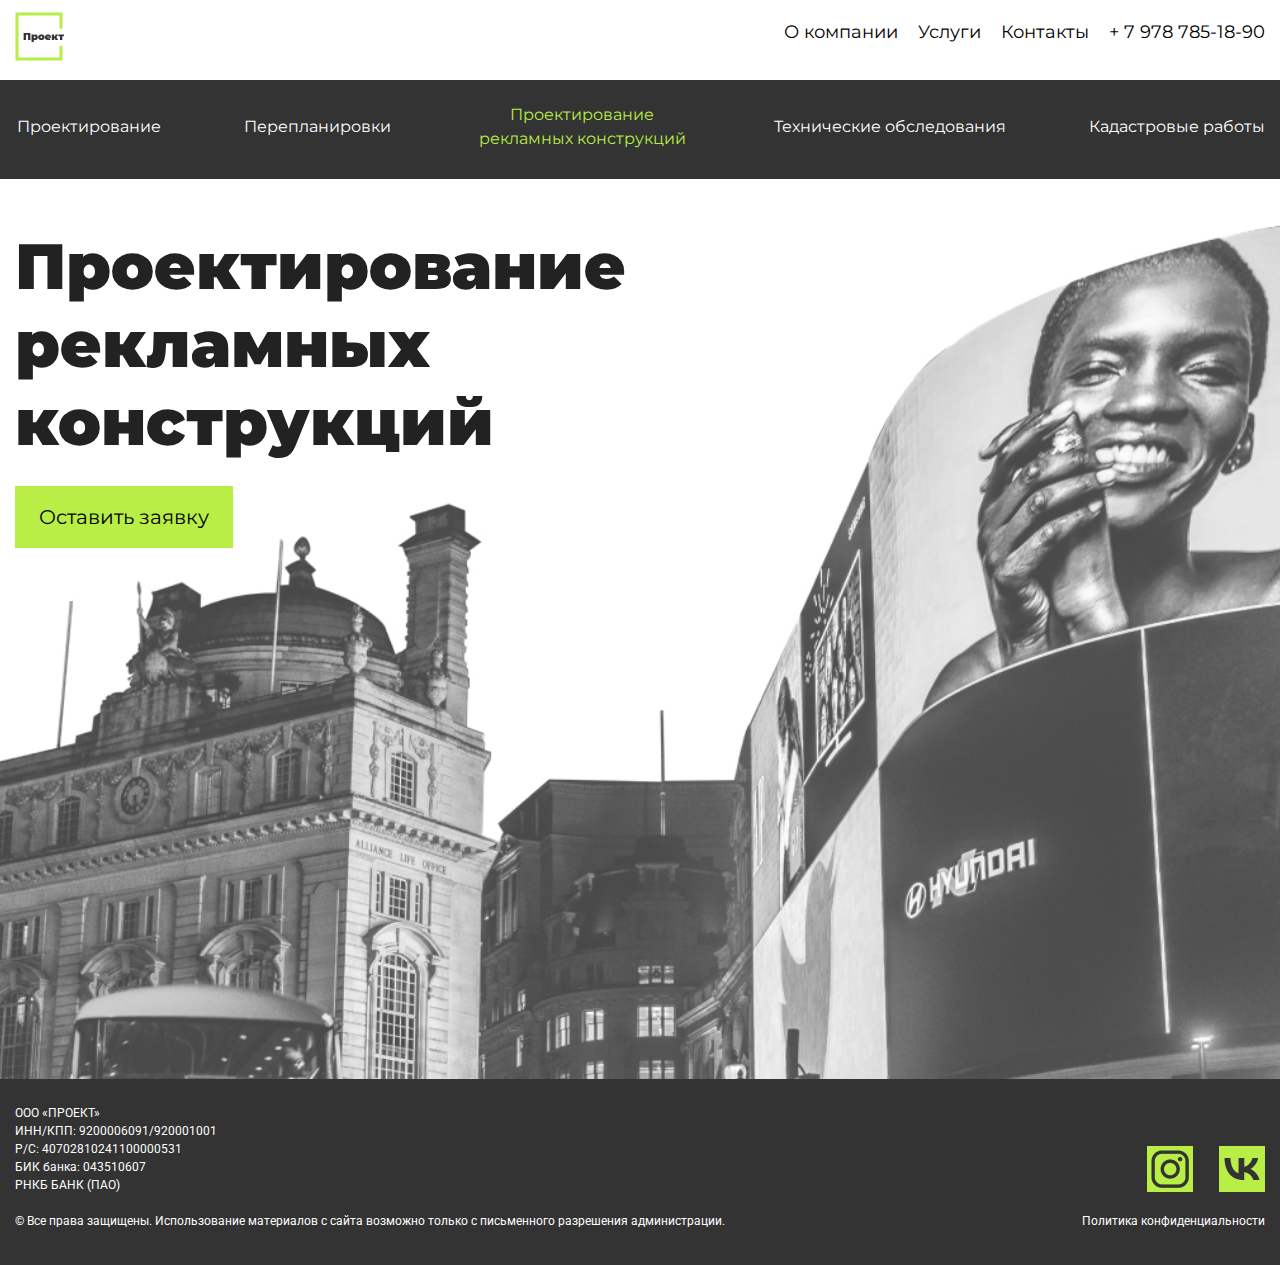
<file: billboard.html>
<!doctype html>
<html lang="en">
  <head>
    
    <!-- Required meta tags -->
    <meta charset="utf-8">
    <meta name="viewport" content="width=device-width, initial-scale=1, shrink-to-fit=no">

    <!-- Bootstrap CSS -->
    <link rel="stylesheet" href="https://maxcdn.bootstrapcdn.com/bootstrap/4.0.0/css/bootstrap.min.css" integrity="sha384-Gn5384xqQ1aoWXA+058RXPxPg6fy4IWvTNh0E263XmFcJlSAwiGgFAW/dAiS6JXm" crossorigin="anonymous">
    <!-- <link rel="stylesheet" href="css/styles.css"> -->
    <link rel="preconnect" href="https://fonts.googleapis.com">
    <link rel="preconnect" href="https://fonts.gstatic.com" crossorigin>
    <link href="https://fonts.googleapis.com/css2?family=Anton&family=Montserrat:ital,wght@0,300;0,400;0,500;0,600;0,700;0,800;0,900;1,300;1,400;1,500;1,600;1,700;1,800&family=Roboto:ital,wght@0,300;0,400;0,500;0,700;0,900;1,300;1,400;1,500;1,700;1,900&display=swap" rel="stylesheet">
    <link rel="stylesheet" type="text/css" href="./slick/slick.css">
    <link rel="stylesheet" type="text/css" href="./slick/slick-theme.css">
    <link rel="stylesheet" href="css/fancybox.css">
    <link rel="stylesheet" href="css/style.css">
    <title>Компания "Проект"</title>

  </head>

  <body>
    <div class="wrapper">

      <header class="header">
        <div class="container-fluid">
          <div class="header-body">
            <a class="header-logo" href="index.html">
              <svg width="50" height="49" viewBox="0 0 50 49" fill="none" xmlns="http://www.w3.org/2000/svg">
                <path d="M46 15.128V2H2V47H46V35.3306" stroke="#B8EE46" stroke-width="3" stroke-linecap="square"/>
                <path d="M15.39 21V28H13.07V22.83H10.94V28H8.62V21H15.39ZM20.1878 22.43C20.6678 22.43 21.1078 22.5467 21.5078 22.78C21.9145 23.0067 22.2345 23.3367 22.4678 23.77C22.7078 24.2033 22.8278 24.7033 22.8278 25.27C22.8278 25.8367 22.7078 26.3367 22.4678 26.77C22.2345 27.1967 21.9145 27.5267 21.5078 27.76C21.1078 27.9867 20.6678 28.1 20.1878 28.1C19.5811 28.1 19.1178 27.9433 18.7978 27.63V29.94H16.5378V22.53H18.6878V22.98C19.0145 22.6133 19.5145 22.43 20.1878 22.43ZM19.6478 26.34C19.9078 26.34 20.1211 26.2467 20.2878 26.06C20.4545 25.8733 20.5378 25.61 20.5378 25.27C20.5378 24.93 20.4545 24.6667 20.2878 24.48C20.1211 24.2867 19.9078 24.19 19.6478 24.19C19.3878 24.19 19.1745 24.2867 19.0078 24.48C18.8411 24.6667 18.7578 24.93 18.7578 25.27C18.7578 25.61 18.8411 25.8733 19.0078 26.06C19.1745 26.2467 19.3878 26.34 19.6478 26.34ZM26.3793 28.1C25.7726 28.1 25.226 27.98 24.7393 27.74C24.2593 27.4933 23.8826 27.1567 23.6093 26.73C23.336 26.2967 23.1993 25.8067 23.1993 25.26C23.1993 24.7133 23.336 24.2267 23.6093 23.8C23.8826 23.3667 24.2593 23.03 24.7393 22.79C25.226 22.55 25.7726 22.43 26.3793 22.43C26.9926 22.43 27.5393 22.55 28.0193 22.79C28.506 23.03 28.8826 23.3667 29.1493 23.8C29.4226 24.2267 29.5593 24.7133 29.5593 25.26C29.5593 25.8067 29.4226 26.2967 29.1493 26.73C28.8826 27.1567 28.506 27.4933 28.0193 27.74C27.5393 27.98 26.9926 28.1 26.3793 28.1ZM26.3793 26.34C26.6393 26.34 26.8526 26.2467 27.0193 26.06C27.186 25.8667 27.2693 25.6 27.2693 25.26C27.2693 24.92 27.186 24.6567 27.0193 24.47C26.8526 24.2833 26.6393 24.19 26.3793 24.19C26.1193 24.19 25.906 24.2833 25.7393 24.47C25.5726 24.6567 25.4893 24.92 25.4893 25.26C25.4893 25.6 25.5726 25.8667 25.7393 26.06C25.906 26.2467 26.1193 26.34 26.3793 26.34ZM36.0085 25.26C36.0085 25.2933 35.9985 25.47 35.9785 25.79H32.1785C32.2585 25.9967 32.3918 26.1567 32.5785 26.27C32.7652 26.3767 32.9985 26.43 33.2785 26.43C33.5185 26.43 33.7185 26.4 33.8785 26.34C34.0452 26.28 34.2252 26.1767 34.4185 26.03L35.5985 27.22C35.0652 27.8067 34.2685 28.1 33.2085 28.1C32.5485 28.1 31.9685 27.98 31.4685 27.74C30.9685 27.4933 30.5818 27.1533 30.3085 26.72C30.0352 26.2867 29.8985 25.8 29.8985 25.26C29.8985 24.7133 30.0318 24.2267 30.2985 23.8C30.5718 23.3667 30.9418 23.03 31.4085 22.79C31.8818 22.55 32.4118 22.43 32.9985 22.43C33.5518 22.43 34.0552 22.54 34.5085 22.76C34.9685 22.98 35.3318 23.3033 35.5985 23.73C35.8718 24.1567 36.0085 24.6667 36.0085 25.26ZM33.0185 23.97C32.7852 23.97 32.5918 24.0333 32.4385 24.16C32.2852 24.2867 32.1852 24.4667 32.1385 24.7H33.8985C33.8518 24.4733 33.7518 24.2967 33.5985 24.17C33.4452 24.0367 33.2518 23.97 33.0185 23.97ZM39.511 26.18H39.081V28H36.821V22.53H39.081V24.45H39.571L40.771 22.53H43.151L41.391 25.15L43.261 28H40.601L39.511 26.18ZM48.9444 24.29H47.2744V28H45.0244V24.29H43.3544V22.53H48.9444V24.29Z" fill="#333333"/>
              </svg>
            </a>
            <div class="header-burger">
              <span></span>
            </div>
            <nav class="header-menu">
              <ul class="header-list">
                <li><a href="" class="header-link">О компании</a></li>
                <li><a href="" class="header-link">Услуги</a></li>
                <li><a href="" class="header-link">Контакты</a></li>
                <li><a href="" class="header-link">+ 7 978 785-18-90</a></li>
              </ul>
            </nav>
          </div>
        </div> 
        <nav class="nav2">
          <div class="close_mob_menu">

            <svg width="16" height="16" viewBox="0 0 16 16" fill="none" xmlns="http://www.w3.org/2000/svg">
              <line x1="0.646447" y1="14.9306" x2="14.7886" y2="0.788491" stroke="#B8EE46"/>
              <line x1="1.35355" y1="0.646447" x2="15.4957" y2="14.7886" stroke="#B8EE46"/>
            </svg>

          </div>
          <div class="mob_menu_logo hidden-md hidden-lg hidden-xl">
            <a href="#">
              <img src="img/Group3.svg" alt="">
            </a>
          </div>
            <div class="container-fluid pl-15 pr-0">
              <div class="row">
                <ul class="nav justify-content-between col pr-0">
                  <li class="nav-item">
                    <a class="nav-link" href="engineering.html">Проектирование</a>
                  </li>
                  <li class="nav-item">
                    <a class="nav-link" href="redevelopment.html">Перепланировки</a>
                  </li>
                  <li class="nav-item vendo-cnstrctns">
                    <a class="nav-link  nav-link-active" href="#">Проектирование рекламных конструкций</a>
                  </li>
                  <li class="nav-item">
                    <a class="nav-link" href="#">Технические обследования</a>
                  </li>
                  <li class="nav-item">
                    <a class="nav-link" href="#">Кадастровые работы</a>
                  </li>
                </ul>
              </div>
            </div>
        </nav>
      </header>

      <main>

        <section class="advertising-structures-top-sctn">
          <div class="container-fluid">
            <div class="row">
              <div class="col-12">
                <div class="billboard-main-info">
                  <h1>Проектирование рекламных конструкций</h1>
                  <a href="#!">Оставить заявку</a>
                </div>
              </div>
            </div>
          </div>
        </section>
        
      </main>
      <footer>
        <div class="container-fluid">
          <div class="row">
            <div class="footer col">
              <div class="footer-info">
                <ul>
                  <li>ООО «ПРОЕКТ»</li>
                  <li>ИНН/КПП: 9200006091/920001001</li>
                  <li>Р/С: 40702810241100000531</li>
                  <li>БИК банка: 043510607</li>
                  <li>РНКБ БАНК (ПАО)</li>
                </ul>
                <p class="rights-reserved">
                  <a href="#">&#169; Все права защищены. Использование материалов с сайта
                  возможно только с письменного разрешения администрации.</a>
                </p>
                <p class="mob-ftr-phone"><a href="tel:+79787851890">+7 978 785-18-90</a></p>
              </div>

              <div class="privacy-vs-soc-icons">
                <div class="footer-soc-icons">
                  <div class="ftr-icon-inst">
                    <a href="#"><img src="img/icon-ftr-inst.png" width="46" height="46" alt=""></a>
                  </div>
                  <div class="ftr-icon-vk">
                    <a href="#"><img src="img/icon-ftr-vk.png" width="46" height="46" alt=""></a>
                  </div>
                </div>
                <p><a href="#">Политика конфиденциальности</a></p>
              </div>
            </div>
          </div>
        </div>

      </footer>
      <div class="pop_up">
          <p>Заполните форму ниже и мы сможем детально Вас проконсультировать</p>
          <form action="" method="post">
            <label for="complited">Перепланировка</label>
            <div class="new-select-style">
              <select id="complited">
                <option>Уже сделана</option>
                <option>Еще не сделана</option>
              </select>
            </div>
            <label for="">Тип помещения</label>
            <div class="new-select-style">
              <select>
                <option>Жилое</option>
                <option>123</option>
              </select>
            </div>
            <label for="">Площадь квартиры</label>
            <div class="new-select-style">
              <select>
                <option>Менее 70 м2</option>
                <option>123</option>
              </select>
            </div>
            <label for="">Несущие стены</label>
            <div class="new-select-style">
              <select>
                <option>Затронуты</option>
                <option>123</option>
              </select>
            </div>
            <label for="">Телефон</label>
            <input type="text" name="phone" placeholder="Ваш телефон">
            <button>Оставить заявку</button>
          </form>
          <a href="armaf_catalog.pdf" download class="down_file"></a>
          <span class="close_pop">x</span>
        </div>
        <div class="black_wrapper"></div>
      </div>


    <!-- Optional JavaScript -->
    <!-- jQuery first, then Popper.js, then Bootstrap JS -->
    <!-- <script src="https://code.jquery.com/jquery-3.2.1.slim.min.js" integrity="sha384-KJ3o2DKtIkvYIK3UENzmM7KCkRr/rE9/Qpg6aAZGJwFDMVNA/GpGFF93hXpG5KkN" crossorigin="anonymous"></script> -->
    <script src="js/fancybox.umd.js"></script>
    <script src="js/jquery-2.2.0.min.js" type="text/javascript"></script>
    <script src="https://cdnjs.cloudflare.com/ajax/libs/popper.js/1.12.9/umd/popper.min.js" integrity="sha384-ApNbgh9B+Y1QKtv3Rn7W3mgPxhU9K/ScQsAP7hUibX39j7fakFPskvXusvfa0b4Q" crossorigin="anonymous"></script>
    <script src="https://maxcdn.bootstrapcdn.com/bootstrap/4.0.0/js/bootstrap.min.js" integrity="sha384-JZR6Spejh4U02d8jOt6vLEHfe/JQGiRRSQQxSfFWpi1MquVdAyjUar5+76PVCmYl" crossorigin="anonymous"></script>

    <script src="js/menu-script.js"></script>
    <script src="./slick/slick.js" type="text/javascript" charset="utf-8"></script>
    <script type="text/javascript">
      $(document).on('ready', function() {


        $(".slider-docs").slick({
          dots: true,
          infinite: true,
          slidesToShow: 3,
          slidesToScroll: 1,
          centerPadding: '120px',
          responsive: [
            {
              breakpoint: 1200,
              settings: {
                slidesToShow: 3,
                slidesToScroll: 3,
                infinite: true,
                dots: true
              }
            },
            {
              breakpoint: 1199,
              settings: {
                slidesToShow: 2,
                slidesToScroll: 2
              }
            },
            {
              breakpoint: 768,
              settings: {
                slidesToShow: 1,
                slidesToScroll: 1
              }
            }
          ]
        }); 
        
        $(".customer-reviews .slider").slick({
          dots: true,
          infinite: true,
          slidesToShow: 2,
          slidesToScroll: 1,
          centerPadding: '120px',
          responsive: [
            {
              breakpoint: 1200,
              settings: {
                slidesToShow: 2,
                slidesToScroll: 2,
                infinite: true,
                dots: true
              }
            },
            {
              breakpoint: 1199,
              settings: {
                slidesToShow: 2,
                slidesToScroll: 2
              }
            },
            {
              breakpoint: 768,
              settings: {
                slidesToShow: 1,
                slidesToScroll: 1
              }
            }
          ]
        }); 

        $('.completed-projects-mob_wrapper').slick({
            dots: true,
            infinite: true,
            slidesToShow: 3,
            slidesToScroll: 1,
            centerPadding: '120px',
            // autoplay: true,
            autoplaySpeed: 2000,
            responsive: [
              {
                breakpoint: 1200,
                settings: {
                  slidesToShow: 3,
                  slidesToScroll: 3,
                  infinite: true,
                  dots: true
                }
              },
              {
                breakpoint: 1199,
                settings: {
                  slidesToShow: 2,
                  slidesToScroll: 2
                }
              },
              {
                breakpoint: 768,
                settings: {
                  slidesToShow: 1,
                  slidesToScroll: 1
                }
              }
            ]
        });

        $('.planning-stages-mob_wrapper').slick({
            dots: true,
            infinite: true,
            slidesToShow: 3,
            slidesToScroll: 1,
            centerPadding: '120px',
            // autoplay: true,
            autoplaySpeed: 2000,
            responsive: [
              {
                breakpoint: 1200,
                settings: {
                  slidesToShow: 3,
                  slidesToScroll: 3,
                  infinite: true,
                  dots: true
                }
              },
              {
                breakpoint: 1199,
                settings: {
                  slidesToShow: 2,
                  slidesToScroll: 2
                }
              },
              {
                breakpoint: 768,
                settings: {
                  slidesToShow: 1,
                  slidesToScroll: 1
                }
              }
            ]
          });
           
        
      });
    </script>

    <script>
      $(document).ready(function($) {
        $(".open_pop").click(function() {
          $(".pop_up").fadeIn()
          $(".black_wrapper").fadeIn();
        });
        $(".black_wrapper, .close_pop").click(function() {
          $(".pop_up").fadeOut();
          $(".black_wrapper").fadeOut();
        });
  
        $("form").submit(function() {
          $.ajax({
            type: "POST",
            url: "send.php",
            data: $("form").serialize()
          }).done(function() {
            $(".thx_box").slideToggle();
            $(".down_file")[0].click();
          });
          return false;
        });
      
        });
      </script>
  </body>
</html>
</file>
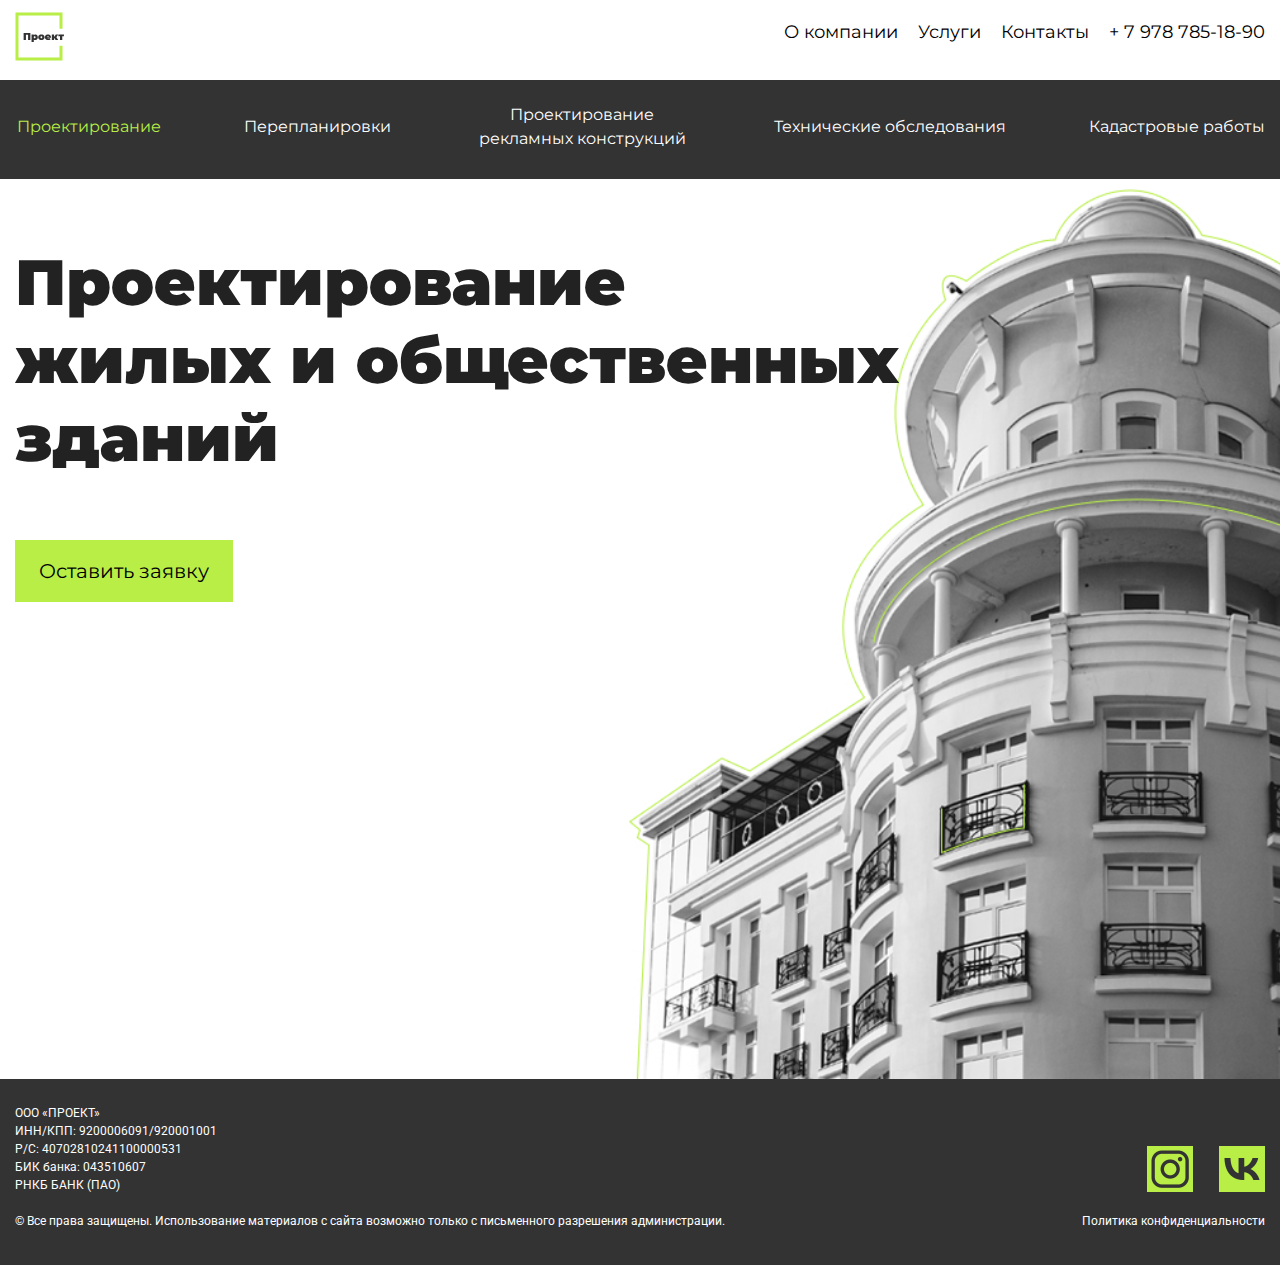
<file: engineering.html>
<!doctype html>
<html lang="en">
  <head>
    
    <!-- Required meta tags -->
    <meta charset="utf-8">
    <meta name="viewport" content="width=device-width, initial-scale=1, shrink-to-fit=no">

    <!-- Bootstrap CSS -->
    <link rel="stylesheet" href="https://maxcdn.bootstrapcdn.com/bootstrap/4.0.0/css/bootstrap.min.css" integrity="sha384-Gn5384xqQ1aoWXA+058RXPxPg6fy4IWvTNh0E263XmFcJlSAwiGgFAW/dAiS6JXm" crossorigin="anonymous">
    <!-- <link rel="stylesheet" href="css/styles.css"> -->
    <link rel="preconnect" href="https://fonts.googleapis.com">
    <link rel="preconnect" href="https://fonts.gstatic.com" crossorigin>
    <link href="https://fonts.googleapis.com/css2?family=Anton&family=Montserrat:ital,wght@0,300;0,400;0,500;0,600;0,700;0,800;0,900;1,300;1,400;1,500;1,600;1,700;1,800&family=Roboto:ital,wght@0,300;0,400;0,500;0,700;0,900;1,300;1,400;1,500;1,700;1,900&display=swap" rel="stylesheet">
    <link rel="stylesheet" type="text/css" href="./slick/slick.css">
    <link rel="stylesheet" type="text/css" href="./slick/slick-theme.css">
    <link rel="stylesheet" href="css/fancybox.css">
    <link rel="stylesheet" href="css/style.css">
    <title>Компания "Проект"</title>

  </head>

  <body>
    <div class="wrapper">

      <header class="header">
        <div class="container-fluid">
          <div class="header-body">
            <a class="header-logo" href="index.html">
              <svg width="50" height="49" viewBox="0 0 50 49" fill="none" xmlns="http://www.w3.org/2000/svg">
                <path d="M46 15.128V2H2V47H46V35.3306" stroke="#B8EE46" stroke-width="3" stroke-linecap="square"/>
                <path d="M15.39 21V28H13.07V22.83H10.94V28H8.62V21H15.39ZM20.1878 22.43C20.6678 22.43 21.1078 22.5467 21.5078 22.78C21.9145 23.0067 22.2345 23.3367 22.4678 23.77C22.7078 24.2033 22.8278 24.7033 22.8278 25.27C22.8278 25.8367 22.7078 26.3367 22.4678 26.77C22.2345 27.1967 21.9145 27.5267 21.5078 27.76C21.1078 27.9867 20.6678 28.1 20.1878 28.1C19.5811 28.1 19.1178 27.9433 18.7978 27.63V29.94H16.5378V22.53H18.6878V22.98C19.0145 22.6133 19.5145 22.43 20.1878 22.43ZM19.6478 26.34C19.9078 26.34 20.1211 26.2467 20.2878 26.06C20.4545 25.8733 20.5378 25.61 20.5378 25.27C20.5378 24.93 20.4545 24.6667 20.2878 24.48C20.1211 24.2867 19.9078 24.19 19.6478 24.19C19.3878 24.19 19.1745 24.2867 19.0078 24.48C18.8411 24.6667 18.7578 24.93 18.7578 25.27C18.7578 25.61 18.8411 25.8733 19.0078 26.06C19.1745 26.2467 19.3878 26.34 19.6478 26.34ZM26.3793 28.1C25.7726 28.1 25.226 27.98 24.7393 27.74C24.2593 27.4933 23.8826 27.1567 23.6093 26.73C23.336 26.2967 23.1993 25.8067 23.1993 25.26C23.1993 24.7133 23.336 24.2267 23.6093 23.8C23.8826 23.3667 24.2593 23.03 24.7393 22.79C25.226 22.55 25.7726 22.43 26.3793 22.43C26.9926 22.43 27.5393 22.55 28.0193 22.79C28.506 23.03 28.8826 23.3667 29.1493 23.8C29.4226 24.2267 29.5593 24.7133 29.5593 25.26C29.5593 25.8067 29.4226 26.2967 29.1493 26.73C28.8826 27.1567 28.506 27.4933 28.0193 27.74C27.5393 27.98 26.9926 28.1 26.3793 28.1ZM26.3793 26.34C26.6393 26.34 26.8526 26.2467 27.0193 26.06C27.186 25.8667 27.2693 25.6 27.2693 25.26C27.2693 24.92 27.186 24.6567 27.0193 24.47C26.8526 24.2833 26.6393 24.19 26.3793 24.19C26.1193 24.19 25.906 24.2833 25.7393 24.47C25.5726 24.6567 25.4893 24.92 25.4893 25.26C25.4893 25.6 25.5726 25.8667 25.7393 26.06C25.906 26.2467 26.1193 26.34 26.3793 26.34ZM36.0085 25.26C36.0085 25.2933 35.9985 25.47 35.9785 25.79H32.1785C32.2585 25.9967 32.3918 26.1567 32.5785 26.27C32.7652 26.3767 32.9985 26.43 33.2785 26.43C33.5185 26.43 33.7185 26.4 33.8785 26.34C34.0452 26.28 34.2252 26.1767 34.4185 26.03L35.5985 27.22C35.0652 27.8067 34.2685 28.1 33.2085 28.1C32.5485 28.1 31.9685 27.98 31.4685 27.74C30.9685 27.4933 30.5818 27.1533 30.3085 26.72C30.0352 26.2867 29.8985 25.8 29.8985 25.26C29.8985 24.7133 30.0318 24.2267 30.2985 23.8C30.5718 23.3667 30.9418 23.03 31.4085 22.79C31.8818 22.55 32.4118 22.43 32.9985 22.43C33.5518 22.43 34.0552 22.54 34.5085 22.76C34.9685 22.98 35.3318 23.3033 35.5985 23.73C35.8718 24.1567 36.0085 24.6667 36.0085 25.26ZM33.0185 23.97C32.7852 23.97 32.5918 24.0333 32.4385 24.16C32.2852 24.2867 32.1852 24.4667 32.1385 24.7H33.8985C33.8518 24.4733 33.7518 24.2967 33.5985 24.17C33.4452 24.0367 33.2518 23.97 33.0185 23.97ZM39.511 26.18H39.081V28H36.821V22.53H39.081V24.45H39.571L40.771 22.53H43.151L41.391 25.15L43.261 28H40.601L39.511 26.18ZM48.9444 24.29H47.2744V28H45.0244V24.29H43.3544V22.53H48.9444V24.29Z" fill="#333333"/>
              </svg>
            </a>
            <div class="header-burger">
              <span></span>
            </div>
            <nav class="header-menu">
              <ul class="header-list">
                <li><a href="" class="header-link">О компании</a></li>
                <li><a href="" class="header-link">Услуги</a></li>
                <li><a href="" class="header-link">Контакты</a></li>
                <li><a href="" class="header-link">+ 7 978 785-18-90</a></li>
              </ul>
            </nav>
          </div>
        </div> 
        <nav class="nav2">
          <div class="close_mob_menu">

            <svg width="16" height="16" viewBox="0 0 16 16" fill="none" xmlns="http://www.w3.org/2000/svg">
              <line x1="0.646447" y1="14.9306" x2="14.7886" y2="0.788491" stroke="#B8EE46"/>
              <line x1="1.35355" y1="0.646447" x2="15.4957" y2="14.7886" stroke="#B8EE46"/>
            </svg>

          </div>
          <div class="mob_menu_logo hidden-md hidden-lg hidden-xl">
            <a href="#">
              <img src="img/Group3.svg" alt="">
            </a>
          </div>
            <div class="container-fluid pl-15 pr-0">
              <div class="row">
                <ul class="nav justify-content-between col pr-0">
                  <li class="nav-item">
                    <a class="nav-link nav-link-active" href="#">Проектирование</a>
                  </li>
                  <li class="nav-item">
                    <a class="nav-link" href="redevelopment.html">Перепланировки</a>
                  </li>
                  <li class="nav-item vendo-cnstrctns">
                    <a class="nav-link" href="billboard.html">Проектирование рекламных конструкций</a>
                  </li>
                  <li class="nav-item">
                    <a class="nav-link" href="#">Технические обследования</a>
                  </li>
                  <li class="nav-item">
                    <a class="nav-link" href="#">Кадастровые работы</a>
                  </li>
                </ul>
              </div>
            </div>
        </nav>
      </header>


      <main>

        <section class="engineering-top-section">
          <div class="container-fluid">
            <div class="row">
              <div class="col-12">
                <div class="engineering-main-info">
                  <h1>Проектирование <span>жилых и общественных</span> зданий</h1>
                  <a href="#!">Оставить заявку</a>
                </div>
              </div>
            </div>
          </div>
        </section>
        
      </main>
      <footer>
        <div class="container-fluid">
          <div class="row">
            <div class="footer col">
              <div class="footer-info">
                <ul>
                  <li>ООО «ПРОЕКТ»</li>
                  <li>ИНН/КПП: 9200006091/920001001</li>
                  <li>Р/С: 40702810241100000531</li>
                  <li>БИК банка: 043510607</li>
                  <li>РНКБ БАНК (ПАО)</li>
                </ul>
                <p class="rights-reserved">
                  <a href="#">&#169; Все права защищены. Использование материалов с сайта
                  возможно только с письменного разрешения администрации.</a>
                </p>
                <p class="mob-ftr-phone"><a href="tel:+79787851890">+7 978 785-18-90</a></p>
              </div>

              <div class="privacy-vs-soc-icons">
                <div class="footer-soc-icons">
                  <div class="ftr-icon-inst">
                    <a href="#"><img src="img/icon-ftr-inst.png" width="46" height="46" alt=""></a>
                  </div>
                  <div class="ftr-icon-vk">
                    <a href="#"><img src="img/icon-ftr-vk.png" width="46" height="46" alt=""></a>
                  </div>
                </div>
                <p><a href="#">Политика конфиденциальности</a></p>
              </div>
            </div>
          </div>
        </div>

      </footer>
      <div class="pop_up">
          <p>Заполните форму ниже и мы сможем детально Вас проконсультировать</p>
          <form action="" method="post">
            <label for="complited">Перепланировка</label>
            <div class="new-select-style">
              <select id="complited">
                <option>Уже сделана</option>
                <option>Еще не сделана</option>
              </select>
            </div>
            <label for="">Тип помещения</label>
            <div class="new-select-style">
              <select>
                <option>Жилое</option>
                <option>123</option>
              </select>
            </div>
            <label for="">Площадь квартиры</label>
            <div class="new-select-style">
              <select>
                <option>Менее 70 м2</option>
                <option>123</option>
              </select>
            </div>
            <label for="">Несущие стены</label>
            <div class="new-select-style">
              <select>
                <option>Затронуты</option>
                <option>123</option>
              </select>
            </div>
            <label for="">Телефон</label>
            <input type="text" name="phone" placeholder="Ваш телефон">
            <button>Оставить заявку</button>
          </form>
          <a href="armaf_catalog.pdf" download class="down_file"></a>
          <span class="close_pop">x</span>
        </div>
        <div class="black_wrapper"></div>
      </div>


    <!-- Optional JavaScript -->
    <!-- jQuery first, then Popper.js, then Bootstrap JS -->
    <!-- <script src="https://code.jquery.com/jquery-3.2.1.slim.min.js" integrity="sha384-KJ3o2DKtIkvYIK3UENzmM7KCkRr/rE9/Qpg6aAZGJwFDMVNA/GpGFF93hXpG5KkN" crossorigin="anonymous"></script> -->
    <script src="js/fancybox.umd.js"></script>
    <script src="js/jquery-2.2.0.min.js" type="text/javascript"></script>
    <script src="https://cdnjs.cloudflare.com/ajax/libs/popper.js/1.12.9/umd/popper.min.js" integrity="sha384-ApNbgh9B+Y1QKtv3Rn7W3mgPxhU9K/ScQsAP7hUibX39j7fakFPskvXusvfa0b4Q" crossorigin="anonymous"></script>
    <script src="https://maxcdn.bootstrapcdn.com/bootstrap/4.0.0/js/bootstrap.min.js" integrity="sha384-JZR6Spejh4U02d8jOt6vLEHfe/JQGiRRSQQxSfFWpi1MquVdAyjUar5+76PVCmYl" crossorigin="anonymous"></script>

    <script src="js/menu-script.js"></script>
    <script src="./slick/slick.js" type="text/javascript" charset="utf-8"></script>
    <script type="text/javascript">
      $(document).on('ready', function() {


        $(".slider-docs").slick({
          dots: true,
          infinite: true,
          slidesToShow: 3,
          slidesToScroll: 1,
          centerPadding: '120px',
          responsive: [
            {
              breakpoint: 1200,
              settings: {
                slidesToShow: 3,
                slidesToScroll: 3,
                infinite: true,
                dots: true
              }
            },
            {
              breakpoint: 1199,
              settings: {
                slidesToShow: 2,
                slidesToScroll: 2
              }
            },
            {
              breakpoint: 768,
              settings: {
                slidesToShow: 1,
                slidesToScroll: 1
              }
            }
          ]
        }); 
        
        $(".customer-reviews .slider").slick({
          dots: true,
          infinite: true,
          slidesToShow: 2,
          slidesToScroll: 1,
          centerPadding: '120px',
          responsive: [
            {
              breakpoint: 1200,
              settings: {
                slidesToShow: 2,
                slidesToScroll: 2,
                infinite: true,
                dots: true
              }
            },
            {
              breakpoint: 1199,
              settings: {
                slidesToShow: 2,
                slidesToScroll: 2
              }
            },
            {
              breakpoint: 768,
              settings: {
                slidesToShow: 1,
                slidesToScroll: 1
              }
            }
          ]
        }); 

        $('.completed-projects-mob_wrapper').slick({
            dots: true,
            infinite: true,
            slidesToShow: 3,
            slidesToScroll: 1,
            centerPadding: '120px',
            // autoplay: true,
            autoplaySpeed: 2000,
            responsive: [
              {
                breakpoint: 1200,
                settings: {
                  slidesToShow: 3,
                  slidesToScroll: 3,
                  infinite: true,
                  dots: true
                }
              },
              {
                breakpoint: 1199,
                settings: {
                  slidesToShow: 2,
                  slidesToScroll: 2
                }
              },
              {
                breakpoint: 768,
                settings: {
                  slidesToShow: 1,
                  slidesToScroll: 1
                }
              }
            ]
        });

        $('.planning-stages-mob_wrapper').slick({
            dots: true,
            infinite: true,
            slidesToShow: 3,
            slidesToScroll: 1,
            centerPadding: '120px',
            // autoplay: true,
            autoplaySpeed: 2000,
            responsive: [
              {
                breakpoint: 1200,
                settings: {
                  slidesToShow: 3,
                  slidesToScroll: 3,
                  infinite: true,
                  dots: true
                }
              },
              {
                breakpoint: 1199,
                settings: {
                  slidesToShow: 2,
                  slidesToScroll: 2
                }
              },
              {
                breakpoint: 768,
                settings: {
                  slidesToShow: 1,
                  slidesToScroll: 1
                }
              }
            ]
          });
           
        
      });
    </script>

    <script>
      $(document).ready(function($) {
        $(".open_pop").click(function() {
          $(".pop_up").fadeIn()
          $(".black_wrapper").fadeIn();
        });
        $(".black_wrapper, .close_pop").click(function() {
          $(".pop_up").fadeOut();
          $(".black_wrapper").fadeOut();
        });
  
        $("form").submit(function() {
          $.ajax({
            type: "POST",
            url: "send.php",
            data: $("form").serialize()
          }).done(function() {
            $(".thx_box").slideToggle();
            $(".down_file")[0].click();
          });
          return false;
        });
      
        });
      </script>
  </body>
</html>
</file>
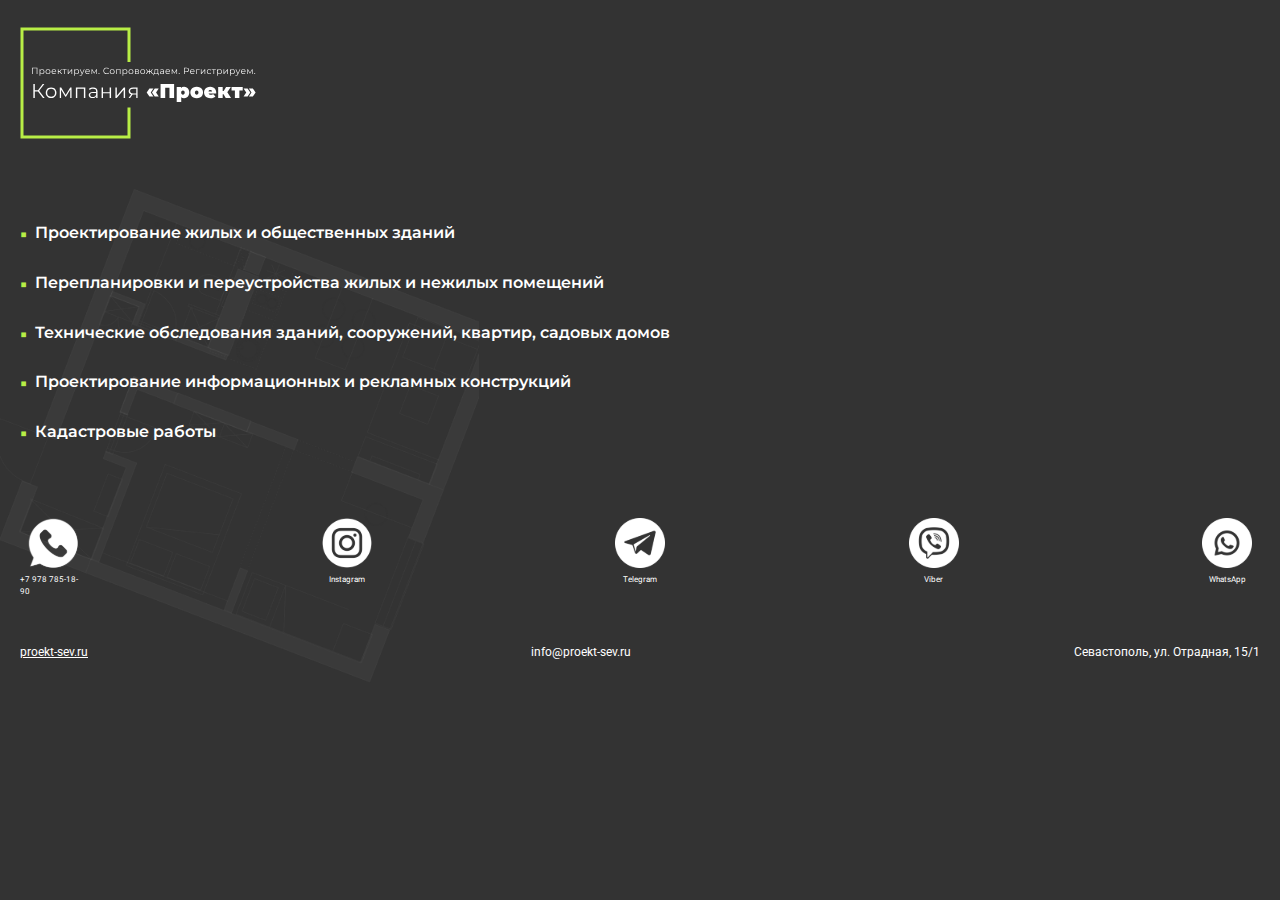
<file: page-seo.html>
<!doctype html>
<html lang="en">
  <head>
    
    <!-- Required meta tags -->
    <meta charset="utf-8">
    <meta name="viewport" content="width=device-width, initial-scale=1, shrink-to-fit=no">

    <!-- Bootstrap CSS -->
    <link rel="stylesheet" href="https://maxcdn.bootstrapcdn.com/bootstrap/4.0.0/css/bootstrap.min.css" integrity="sha384-Gn5384xqQ1aoWXA+058RXPxPg6fy4IWvTNh0E263XmFcJlSAwiGgFAW/dAiS6JXm" crossorigin="anonymous">
    <!-- <link rel="stylesheet" href="css/styles.css"> -->
    <link rel="preconnect" href="https://fonts.googleapis.com">
    <link rel="preconnect" href="https://fonts.gstatic.com" crossorigin>
    <link href="https://fonts.googleapis.com/css2?family=Anton&family=Montserrat:ital,wght@0,300;0,400;0,500;0,600;0,700;0,800;0,900;1,300;1,400;1,500;1,600;1,700;1,800&family=Roboto:ital,wght@0,300;0,400;0,500;0,700;0,900;1,300;1,400;1,500;1,700;1,900&display=swap" rel="stylesheet">
    <link rel="stylesheet" type="text/css" href="./slick/slick.css">
    <link rel="stylesheet" type="text/css" href="./slick/slick-theme.css">
    <link rel="stylesheet" href="css/fancybox.css">
    <link rel="stylesheet" href="css/style.css">
    <title>Компания "Проект"</title>

  </head>

  <body>
    <div class="wrapper page-a4">

      <div class="header">

        <div class="logo"><img src="img/GroupSeoLogo.svg" alt=""></div>
        
      </div>

      <div class="bg-wrapper">

        <main>

          <ul class="seo-page-list">
            <li>Проектирование жилых и общественных зданий </li>
            <li>Перепланировки и переустройства жилых и нежилых помещений</li>
            <li>Технические обследования зданий, сооружений, квартир, садовых домов</li>
            <li>Проектирование информационных и рекламных конструкций</li>
            <li>Кадастровые работы</li>
          </ul>
          
        </main>

        <footer class="seo-page-ftr">

          <div class="soc-icons-mob d-flex justify-content-between">
            <a href="tel:79787851890">
              <div class="d-flex align-items-center flex-column mob-soc-icon"><img src="img/whatsapp.svg" alt=""><span>+7 978 785-18-90</span></div>
            </a>
            <a href="https://www.instagram.com/proekt.sev/">
              <div class="d-flex align-items-center flex-column mob-soc-icon"><img src="img/instagram.svg" alt=""><span>Instagram</span></div>
            </a>
            <a href="tg://resolve?domain=Project" target="_blank">
              <div class="d-flex align-items-center flex-column mob-soc-icon"><img src="img/telegram.svg" alt=""><span>Telegram</span></div>
            </a>
            <a href="viber://chat?number=+79780120011" target="_blank">
              <div class="d-flex align-items-center flex-column mob-soc-icon"><img src="img/viber.svg" alt=""><span>Viber</span></div>
            </a>
            <a href="https://api.whatsapp.com/send?phone=+79780120011" target="_blank">
              <div class="d-flex align-items-center flex-column mob-soc-icon"><img src="img/whatsapp2.svg" alt=""><span>WhatsApp</span></div>
            </a>
          </div>
          <div class="d-flex contacts-ftr-mob justify-content-between">
            <p><a href="http://proekt-sev.ru/">proekt-sev.ru</a></p>
            <p>info@proekt-sev.ru</p>
            <p>Севастополь, ул. Отрадная, 15/1</p>
          </div>
          
        </footer>

      </div>

    </div>

      




    <!-- Optional JavaScript -->
    <!-- jQuery first, then Popper.js, then Bootstrap JS -->
    <!-- <script src="https://code.jquery.com/jquery-3.2.1.slim.min.js" integrity="sha384-KJ3o2DKtIkvYIK3UENzmM7KCkRr/rE9/Qpg6aAZGJwFDMVNA/GpGFF93hXpG5KkN" crossorigin="anonymous"></script> -->
    <script src="js/fancybox.umd.js"></script>
    <script src="js/jquery-2.2.0.min.js" type="text/javascript"></script>
    <script src="https://cdnjs.cloudflare.com/ajax/libs/popper.js/1.12.9/umd/popper.min.js" integrity="sha384-ApNbgh9B+Y1QKtv3Rn7W3mgPxhU9K/ScQsAP7hUibX39j7fakFPskvXusvfa0b4Q" crossorigin="anonymous"></script>
    <script src="https://maxcdn.bootstrapcdn.com/bootstrap/4.0.0/js/bootstrap.min.js" integrity="sha384-JZR6Spejh4U02d8jOt6vLEHfe/JQGiRRSQQxSfFWpi1MquVdAyjUar5+76PVCmYl" crossorigin="anonymous"></script>

    <script src="js/menu-script.js"></script>
    <script src="./slick/slick.js" type="text/javascript" charset="utf-8"></script>
  </body>
</html>
</file>
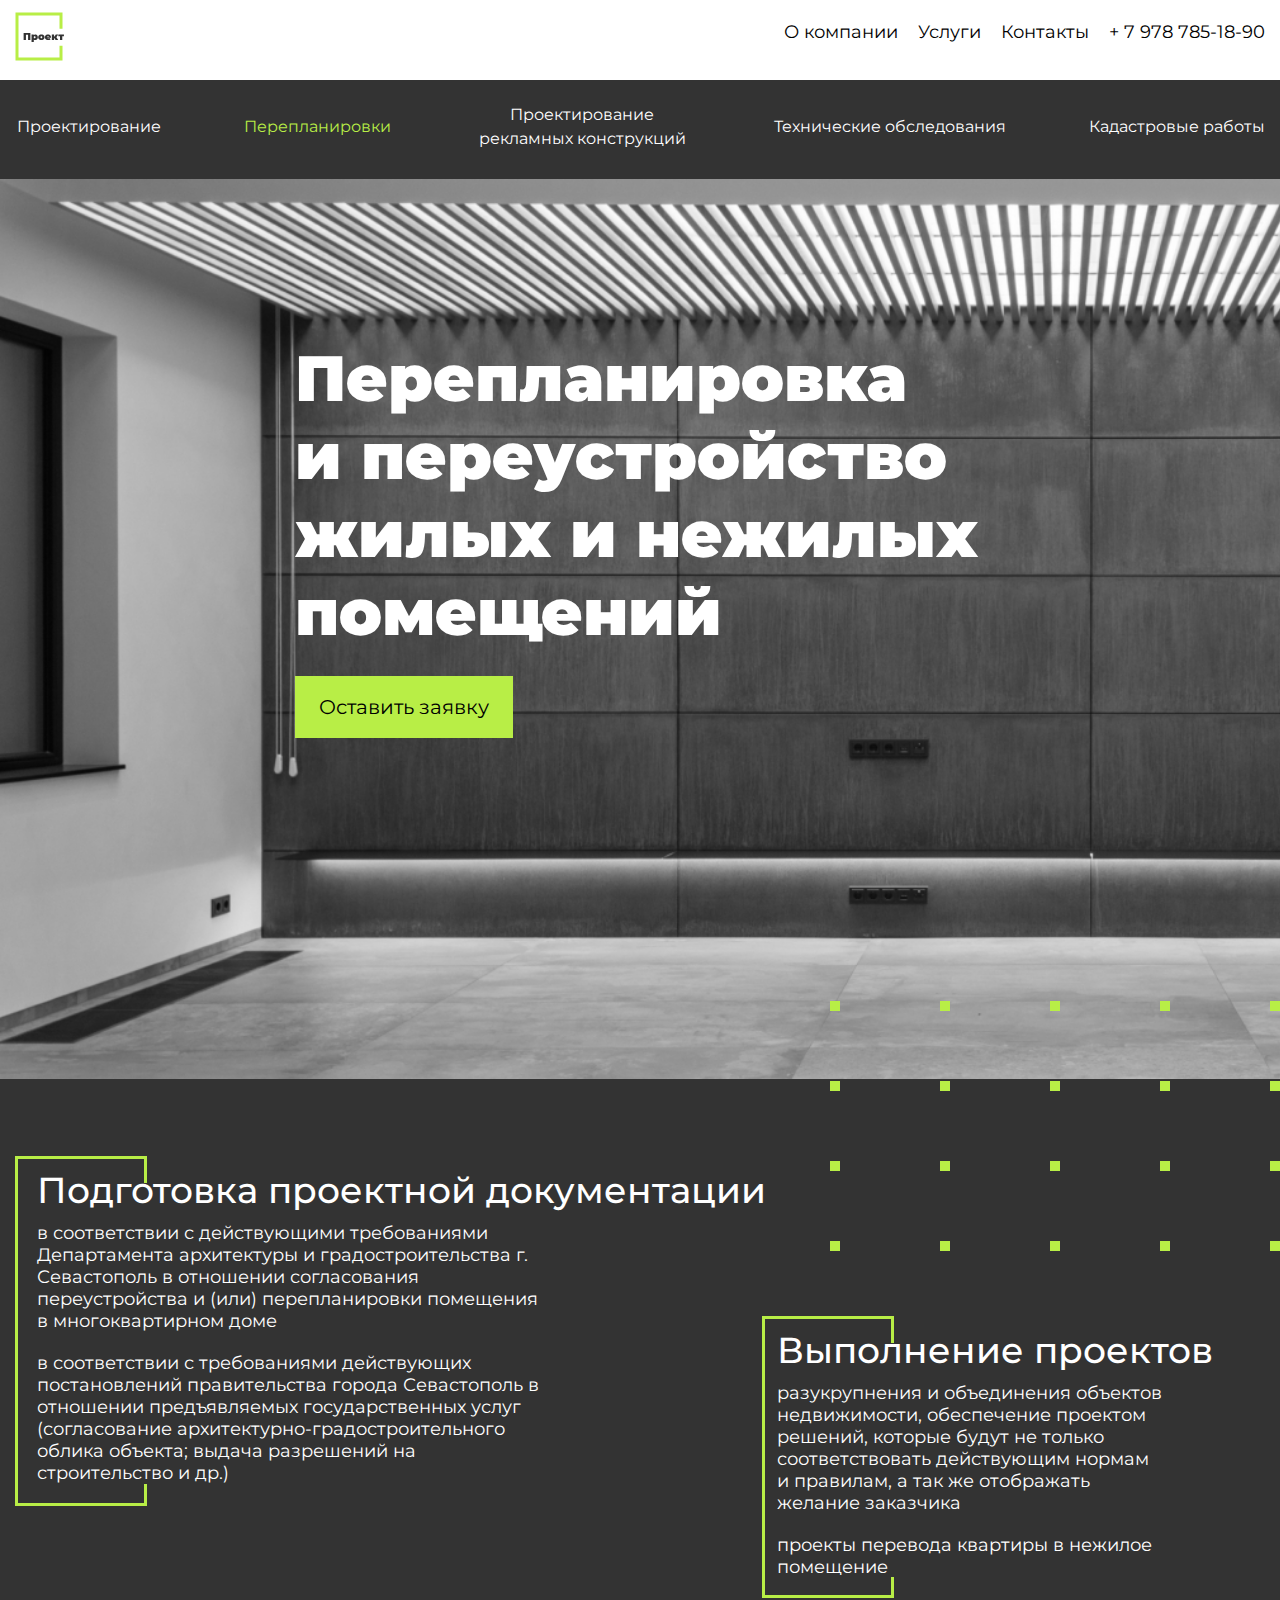
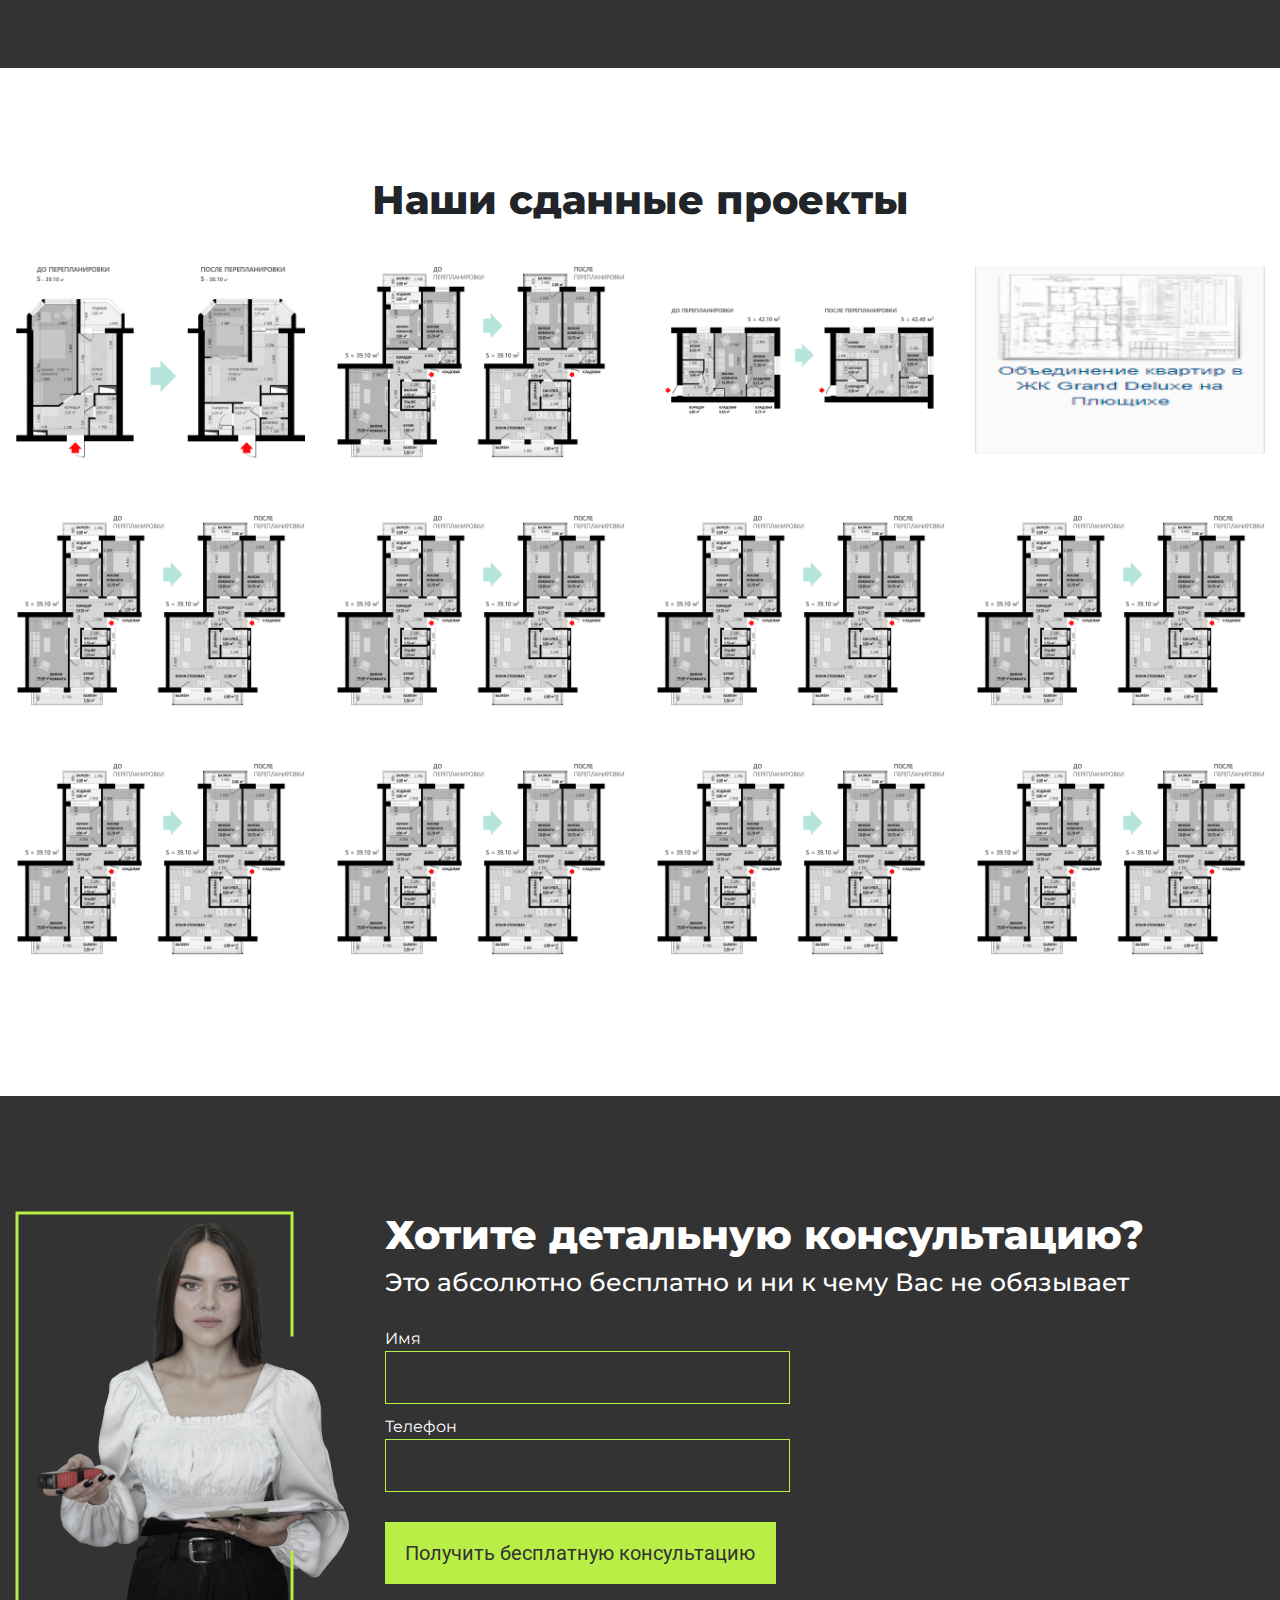
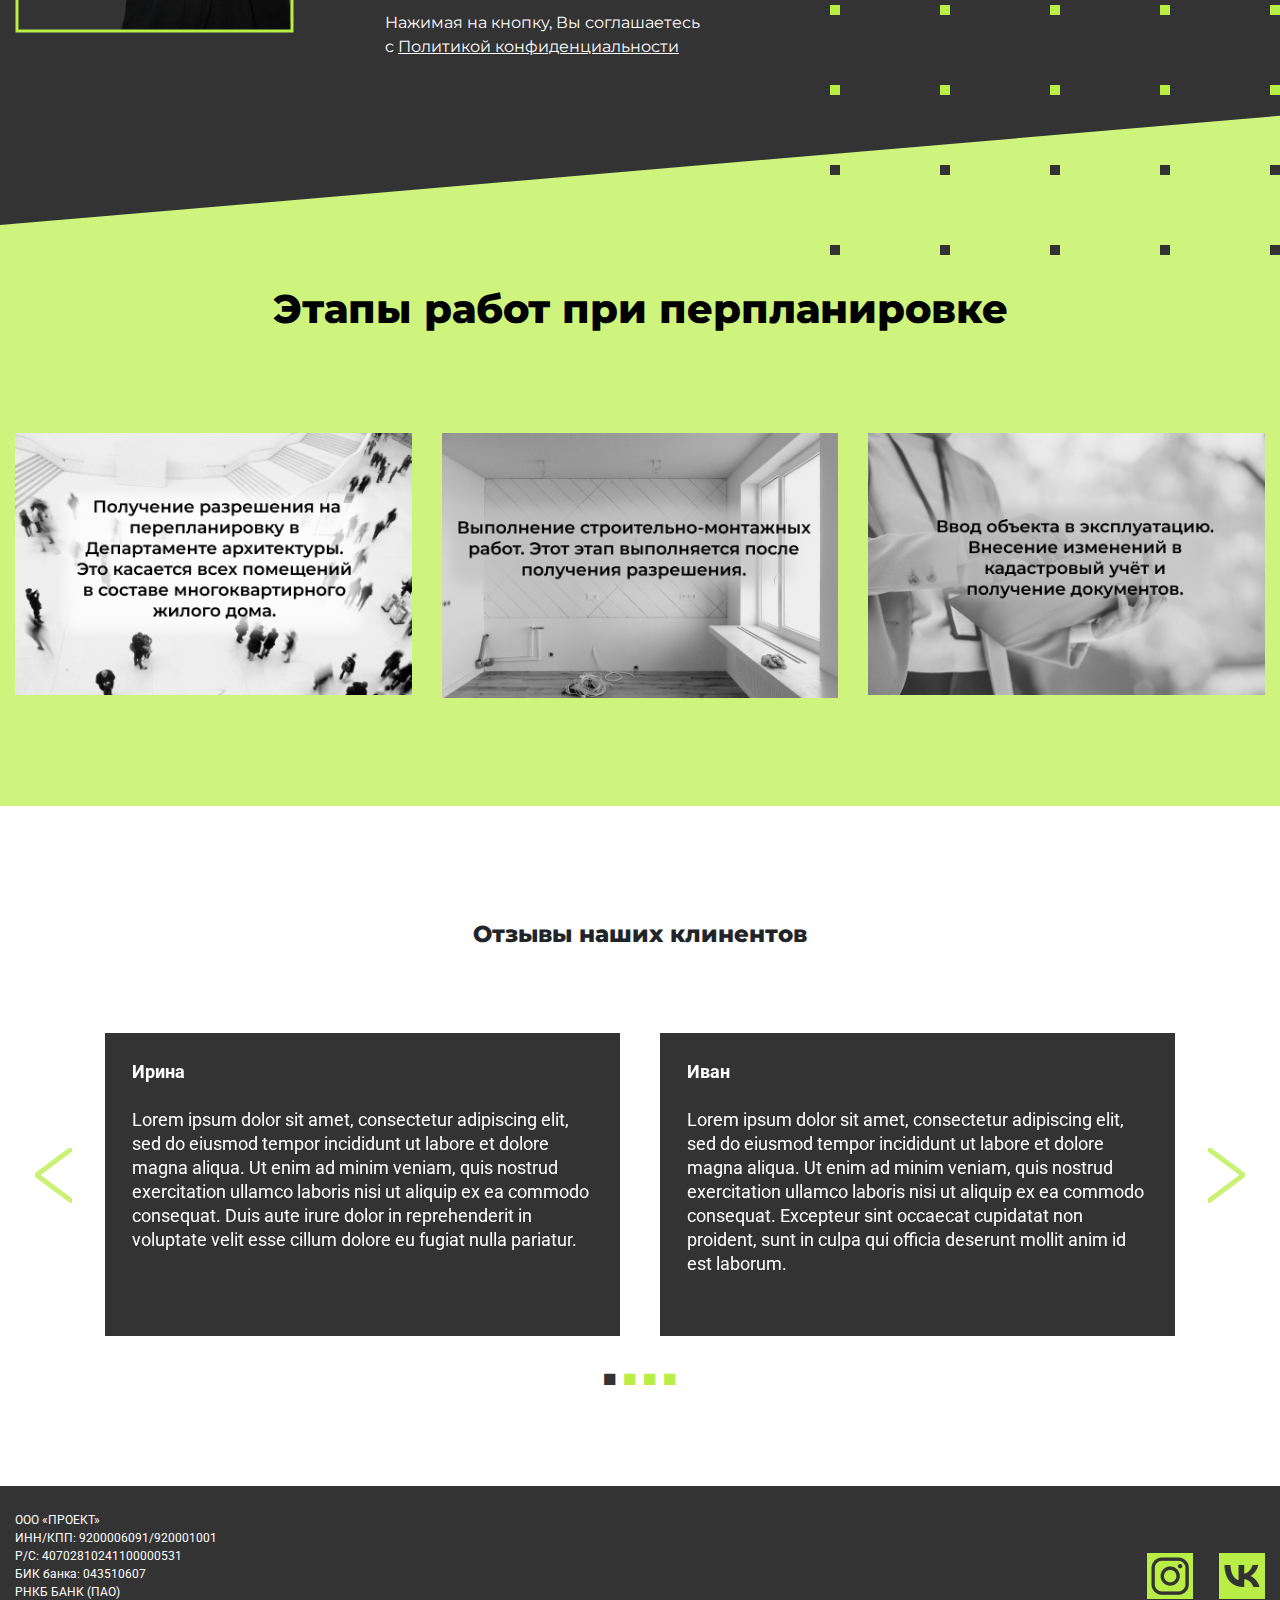
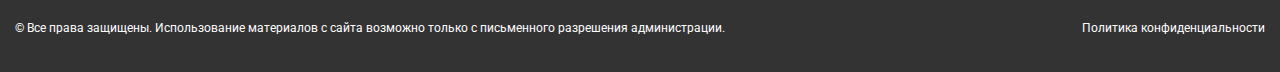
<file: redevelopment.html>
<!doctype html>
<html lang="en">
  <head>
    
    <!-- Required meta tags -->
    <meta charset="utf-8">
    <meta name="viewport" content="width=device-width, initial-scale=1, shrink-to-fit=no">

    <!-- Bootstrap CSS -->
    <link rel="stylesheet" href="https://maxcdn.bootstrapcdn.com/bootstrap/4.0.0/css/bootstrap.min.css" integrity="sha384-Gn5384xqQ1aoWXA+058RXPxPg6fy4IWvTNh0E263XmFcJlSAwiGgFAW/dAiS6JXm" crossorigin="anonymous">
    <!-- <link rel="stylesheet" href="css/styles.css"> -->
    <link rel="preconnect" href="https://fonts.googleapis.com">
    <link rel="preconnect" href="https://fonts.gstatic.com" crossorigin>
    <link href="https://fonts.googleapis.com/css2?family=Anton&family=Montserrat:ital,wght@0,300;0,400;0,500;0,600;0,700;0,800;0,900;1,300;1,400;1,500;1,600;1,700;1,800&family=Roboto:ital,wght@0,300;0,400;0,500;0,700;0,900;1,300;1,400;1,500;1,700;1,900&display=swap" rel="stylesheet">
    <link rel="stylesheet" type="text/css" href="./slick/slick.css">
    <link rel="stylesheet" type="text/css" href="./slick/slick-theme.css">
    <link rel="stylesheet" href="css/fancybox.css">
    <link rel="stylesheet" href="css/style.css">
    <title>Компания "Проект"</title>

  </head>

  <body>
    <div class="wrapper">

      <header class="header">
        <div class="container-fluid">
          <div class="header-body">
            <a class="header-logo" href="index.html">
              <svg width="50" height="49" viewBox="0 0 50 49" fill="none" xmlns="http://www.w3.org/2000/svg">
                <path d="M46 15.128V2H2V47H46V35.3306" stroke="#B8EE46" stroke-width="3" stroke-linecap="square"/>
                <path d="M15.39 21V28H13.07V22.83H10.94V28H8.62V21H15.39ZM20.1878 22.43C20.6678 22.43 21.1078 22.5467 21.5078 22.78C21.9145 23.0067 22.2345 23.3367 22.4678 23.77C22.7078 24.2033 22.8278 24.7033 22.8278 25.27C22.8278 25.8367 22.7078 26.3367 22.4678 26.77C22.2345 27.1967 21.9145 27.5267 21.5078 27.76C21.1078 27.9867 20.6678 28.1 20.1878 28.1C19.5811 28.1 19.1178 27.9433 18.7978 27.63V29.94H16.5378V22.53H18.6878V22.98C19.0145 22.6133 19.5145 22.43 20.1878 22.43ZM19.6478 26.34C19.9078 26.34 20.1211 26.2467 20.2878 26.06C20.4545 25.8733 20.5378 25.61 20.5378 25.27C20.5378 24.93 20.4545 24.6667 20.2878 24.48C20.1211 24.2867 19.9078 24.19 19.6478 24.19C19.3878 24.19 19.1745 24.2867 19.0078 24.48C18.8411 24.6667 18.7578 24.93 18.7578 25.27C18.7578 25.61 18.8411 25.8733 19.0078 26.06C19.1745 26.2467 19.3878 26.34 19.6478 26.34ZM26.3793 28.1C25.7726 28.1 25.226 27.98 24.7393 27.74C24.2593 27.4933 23.8826 27.1567 23.6093 26.73C23.336 26.2967 23.1993 25.8067 23.1993 25.26C23.1993 24.7133 23.336 24.2267 23.6093 23.8C23.8826 23.3667 24.2593 23.03 24.7393 22.79C25.226 22.55 25.7726 22.43 26.3793 22.43C26.9926 22.43 27.5393 22.55 28.0193 22.79C28.506 23.03 28.8826 23.3667 29.1493 23.8C29.4226 24.2267 29.5593 24.7133 29.5593 25.26C29.5593 25.8067 29.4226 26.2967 29.1493 26.73C28.8826 27.1567 28.506 27.4933 28.0193 27.74C27.5393 27.98 26.9926 28.1 26.3793 28.1ZM26.3793 26.34C26.6393 26.34 26.8526 26.2467 27.0193 26.06C27.186 25.8667 27.2693 25.6 27.2693 25.26C27.2693 24.92 27.186 24.6567 27.0193 24.47C26.8526 24.2833 26.6393 24.19 26.3793 24.19C26.1193 24.19 25.906 24.2833 25.7393 24.47C25.5726 24.6567 25.4893 24.92 25.4893 25.26C25.4893 25.6 25.5726 25.8667 25.7393 26.06C25.906 26.2467 26.1193 26.34 26.3793 26.34ZM36.0085 25.26C36.0085 25.2933 35.9985 25.47 35.9785 25.79H32.1785C32.2585 25.9967 32.3918 26.1567 32.5785 26.27C32.7652 26.3767 32.9985 26.43 33.2785 26.43C33.5185 26.43 33.7185 26.4 33.8785 26.34C34.0452 26.28 34.2252 26.1767 34.4185 26.03L35.5985 27.22C35.0652 27.8067 34.2685 28.1 33.2085 28.1C32.5485 28.1 31.9685 27.98 31.4685 27.74C30.9685 27.4933 30.5818 27.1533 30.3085 26.72C30.0352 26.2867 29.8985 25.8 29.8985 25.26C29.8985 24.7133 30.0318 24.2267 30.2985 23.8C30.5718 23.3667 30.9418 23.03 31.4085 22.79C31.8818 22.55 32.4118 22.43 32.9985 22.43C33.5518 22.43 34.0552 22.54 34.5085 22.76C34.9685 22.98 35.3318 23.3033 35.5985 23.73C35.8718 24.1567 36.0085 24.6667 36.0085 25.26ZM33.0185 23.97C32.7852 23.97 32.5918 24.0333 32.4385 24.16C32.2852 24.2867 32.1852 24.4667 32.1385 24.7H33.8985C33.8518 24.4733 33.7518 24.2967 33.5985 24.17C33.4452 24.0367 33.2518 23.97 33.0185 23.97ZM39.511 26.18H39.081V28H36.821V22.53H39.081V24.45H39.571L40.771 22.53H43.151L41.391 25.15L43.261 28H40.601L39.511 26.18ZM48.9444 24.29H47.2744V28H45.0244V24.29H43.3544V22.53H48.9444V24.29Z" fill="#333333"/>
              </svg>
            </a>
            <div class="header-burger">
              <span></span>
            </div>
            <nav class="header-menu">
              <ul class="header-list">
                <li><a href="index.html" class="header-link">О компании</a></li>
                <li><a href="" class="header-link">Услуги</a></li>
                <li><a href="" class="header-link">Контакты</a></li>
                <li><a href="" class="header-link">+ 7 978 785-18-90</a></li>
              </ul>
            </nav>
          </div>
        </div> 
        <nav class="nav2">
          <div class="close_mob_menu">

            <svg width="16" height="16" viewBox="0 0 16 16" fill="none" xmlns="http://www.w3.org/2000/svg">
              <line x1="0.646447" y1="14.9306" x2="14.7886" y2="0.788491" stroke="#B8EE46"/>
              <line x1="1.35355" y1="0.646447" x2="15.4957" y2="14.7886" stroke="#B8EE46"/>
            </svg>

          </div>
          <div class="mob_menu_logo hidden-md hidden-lg hidden-xl">
            <a href="#">
              <img src="img/Group3.svg" alt="">
            </a>
          </div>
            <div class="container-fluid pl-15 pr-0">
              <div class="row">
                <ul class="nav justify-content-between col pr-0">
                  <li class="nav-item">
                    <a class="nav-link" href="engineering.html">Проектирование</a>
                  </li>
                  <li class="nav-item">
                    <a class="nav-link nav-link-active" href="#">Перепланировки</a>
                  </li>
                  <li class="nav-item vendo-cnstrctns">
                    <a class="nav-link" href="#">Проектирование рекламных конструкций</a>
                  </li>
                  <li class="nav-item">
                    <a class="nav-link" href="#">Технические обследования</a>
                  </li>
                  <li class="nav-item">
                    <a class="nav-link" href="#">Кадастровые работы</a>
                  </li>
                </ul>
              </div>
            </div>
        </nav>
      </header>


      <main class="redevelopment-page">

        <section class="top-section redevelopment-and-reconstruction">
          <div class="container-fluid">
            <div class="row">
              <div class="col-12">
                <div class="redevelopment-and-reconstruction_info">
                  <h1>Перепланировка <span>и переустройство</span> <span>жилых и нежилых</span> помещений</h1>
                  <a href="#!">Оставить заявку</a>
                </div>
              </div>
            </div>
          </div>
        </section>
        <div class="dots-of-squares-2">
            <img src="img/dots.svg" alt="">
        </div>
        <div class="dots-of-square-mob"><img src="img/frame-mob.svg" alt=""></div>

        <section class="project-documentation-mob">
          
          <div class="container">
            <div class="row slider-docs">
              <div class="item">
                  <div class="col-12">
                    <div>
                      <div class="top-section_documentation section-doc_one">
                          <h3>Подготовка проектной документации</h3>
                          <br>
                          <p>в соответствии с действующими требованиями Департамента архитектуры и градостроительства
                            г. Севастополь в отношении согласования переустройства 
                            и (или) перепланировки помещения в многоквартирном доме</p>
                      </div>
                    </div>
                    <div>
                      <div class="top-section_documentation section-doc_two">
                          <p>в соответствии с требованиями действующих постановлений правительства города Севастополь в отношении предъявляемых государственных услуг (согласование архитектурно-градостроительного облика объекта; выдача разрешений на строительство и др.)</p>
                      </div>
                    </div>
                  </div>
              </div>
              <div class="item">
                  <div class="col-12">
                    <div>
                      <div class="top-section_documentation section-doc_one section-doc_three">
                          <h3>Выполнение проектов</h3>
                          <br>
                          <p>разукрупнения и объединения объектов недвижимости, обеспечение проектом решений, которые будут не только соответствовать действующим нормам и правилам, а так же отображать желание заказчика</p>
                      </div>
                    </div>
                    <div>
                      <div class="top-section_documentation section-doc_four">
                          <p>проекты перевода квартиры в нежилое помещение</p>
                      </div>
                    </div>
                  </div>
              </div>
              
            </div>
          </div>
        </section>

        <section class="project-documentation">
          <div class="container-fluid">
            <div class="row">
              <div class="col-xs-12 col-lg-7">
                <div class="top-section_documentation section-doc_one">
                    <h3>Подготовка проектной документации</h3>
                    <p>в соответствии с действующими требованиями Департамента архитектуры и градостроительства г. Севастополь в отношении согласования переустройства и (или) перепланировки помещения в многоквартирном доме</p>
                    <p>в соответствии с требованиями действующих постановлений правительства города Севастополь в отношении предъявляемых государственных услуг (согласование архитектурно-градостроительного облика объекта; выдача разрешений на строительство и др.)</p>
                </div>
              </div>
              <div class="col-xs-12 col-lg-5">
                <div class="top-section_documentation section-doc_two">
                    <h3>Выполнение проектов</h3>
                    <p>разукрупнения и объединения объектов недвижимости, обеспечение проектом решений, которые будут не только соответствовать действующим нормам и правилам, а так же отображать желание заказчика</p>
                    <p>проекты перевода квартиры в нежилое помещение</p>
                </div>
              </div>
            </div>
          </div>
        </section>

        <section class="completed-projects-mob">

          <div class="container">
             <h2 class="text-center">Наши сданные проекты</h2>
             <div class="completed-projects-mob_wrapper">
               <div class="item">
                 <a href="img/performance-of-work.jpg" data-fancybox>
                    <img src="img/redevelopment.example-img-1.png" class="img-fluid" alt="">
                 </a>
               </div>
               <div class="item">
                 <a href="img/performance-of-work.jpg" data-fancybox>
                    <img src="img/redevelopment-example-img-2.png" class="img-fluid" alt="">
                 </a>
               </div>
               <div class="item">
                 <a href="img/performance-of-work.jpg" data-fancybox>
                    <img src="img/redevelopment-example-img-3.png" class="img-fluid" alt="">
                 </a>
               </div>
               <div class="item">
                 <a href="img/performance-of-work.jpg" data-fancybox>
                    <img src="img/redevelopment.example-img-1.png" class="img-fluid" alt="">
                 </a>
               </div>
               <div class="item">
                 <a href="img/performance-of-work.jpg" data-fancybox>
                    <img src="img/redevelopment-example-img-2.png" class="img-fluid" alt="">
                 </a>
               </div>
               <div class="item">
                 <a href="img/performance-of-work.jpg" data-fancybox>
                    <img src="img/redevelopment-example-img-3.png" class="img-fluid" alt="">
                 </a>
               </div>
               <div class="item">
                 <a href="img/performance-of-work.jpg" data-fancybox>
                    <img src="img/redevelopment.example-img-1.png" class="img-fluid" alt="">
                 </a>
               </div>
               <div class="item">
                 <a href="img/performance-of-work.jpg" data-fancybox>
                    <img src="img/redevelopment-example-img-2.png" class="img-fluid" alt="">
                 </a>
               </div>
               <div class="item">
                 <a href="img/performance-of-work.jpg" data-fancybox>
                    <img src="img/redevelopment-example-img-3.png" class="img-fluid" alt="">
                 </a>
               </div>
               <div class="item">
                 <a href="img/performance-of-work.jpg" data-fancybox>
                    <img src="img/redevelopment.example-img-1.png" class="img-fluid" alt="">
                 </a>
               </div>
               <div class="item">
                 <a href="img/performance-of-work.jpg" data-fancybox>
                    <img src="img/redevelopment-example-img-2.png" class="img-fluid" alt="">
                 </a>
               </div>
               <div class="item">
                 <a href="img/performance-of-work.jpg" data-fancybox>
                    <img src="img/redevelopment-example-img-3.png" class="img-fluid" alt="">
                 </a>
               </div>
             </div>
           </div> 
          
        </section>

        <section class="completed-projects">
          <div class="container-fluid">
            <h2 class="text-center">Наши сданные проекты</h2>
            <div class="row justify-content-center">
              <div class="text-center col-12 col-sm-6 col-md-4 col-lg-3 example-img">
                <img src="img/redevelopment.example-img-1.png" class="img-fluid" alt="">
              </div>
              <div class="text-center col-12 col-sm-6 col-md-4 col-lg-3 example-img">
                <img src="img/redevelopment-example-img-2.png" class="img-fluid" alt="">
              </div>
              <div class="text-center col-12 col-sm-6 col-md-4 col-lg-3 example-img">
                <img src="img/redevelopment-example-img-3.png" class="img-fluid" alt="">
              </div>
              <div class="text-center col-12 col-sm-6 col-md-4 col-lg-3 example-img">
                <img src="img/redevelopment-example-img-4.png" class="img-fluid" alt="">
              </div>
              <div class="text-center col-12 col-sm-6 col-md-4 col-lg-3 example-img">
                <img src="img/redevelopment-example-img.png" class="img-fluid" alt="">
              </div>
              <div class="text-center col-12 col-sm-6 col-md-4 col-lg-3 example-img">
                <img src="img/redevelopment-example-img.png" class="img-fluid" alt="">
              </div>
              <div class="text-center col-12 col-sm-6 col-md-4 col-lg-3 example-img">
                <img src="img/redevelopment-example-img.png" class="img-fluid" alt="">
              </div>
              <div class="text-center col-12 col-sm-6 col-md-4 col-lg-3 example-img">
                <img src="img/redevelopment-example-img.png" class="img-fluid" alt="">
              </div>
              <div class="text-center col-12 col-sm-6 col-md-4 col-lg-3 example-img">
                <img src="img/redevelopment-example-img.png" class="img-fluid" alt="">
              </div>
              <div class="text-center col-12 col-sm-6 col-md-4 col-lg-3 example-img">
                <img src="img/redevelopment-example-img.png" class="img-fluid" alt="">
              </div>
              <div class="text-center col-12 col-sm-6 col-md-4 col-lg-3 example-img">
                <img src="img/redevelopment-example-img.png" class="img-fluid" alt="">
              </div>
              <div class="text-center col-12 col-sm-6 col-md-4 col-lg-3 example-img">
                <img src="img/redevelopment-example-img.png" class="img-fluid" alt="">
              </div>
            </div>
          </div>
        </section>


        <article class="bg-half-green main-detailed-consultation">
          <section class="want-detailed-consultation">
            <div class="container-fluid">
              <div class="row">
                <div class="col-lg-3">
                  <div class="detailed-consultation_img">
                    <img src="img/girl-in-square.png" class="img-responsive" alt="">
                  </div>
                </div>
                <div class="col-xs-12 col-lg-9">
                  <div class="detailed-consultation_form">
                    <h2>Хотите детальную консультацию?</h2>
                    <h5>Это абсолютно бесплатно и ни к чему Вас не обязывает</h5>
                    <div class="row">
                      <form action="" class="text-center px-xs">
                        <label class="text-left" for="name">Имя</label>
                        <input type="text" id="name">
                        <label class="text-left" for="phone">Телефон</label>
                        <input type="text" id="phone">
                        <button class="get-consultation">Получить бесплатную консультацию</button>
                      </form>
                    </div>
                    <p class="with-click-btn">Нажимая на кнопку, Вы соглашаетесь <br> c <a href="#">Политикой конфиденциальности</a></p>
                  </div>
                </div>
              </div>
            </div>
          </section>
          <div class="dots-of-square"><img src="img/Frame67.svg" alt=""></div>
          <div class="dots-of-square-mob"><img src="img/free-consultation-mob.svg" alt=""></div>

        </article>

        <section class="planning-stages-mob">
         <div class="container">
           <h2 class="text-center">Этапы работ <span>при перепланировке</span></h2>
           <div class="planning-stages-mob_wrapper">
             <div class="item">
               <a href="img/performance-of-work.jpg" data-fancybox>
                  <img src="img/getting-permission.jpg" class="img-fluid" alt="">
               </a>
             </div>
             <div class="item">
               <a href="img/performance-of-work.jpg" data-fancybox>
                  <img src="img/performance-of-work.jpg" class="img-fluid" alt="">
               </a>
             </div>
             <div class="item">
               <a href="img/performance-of-work.jpg" data-fancybox>
                  <img src="img/commissioning.jpg" class="img-fluid" alt="">
               </a>
             </div>
           </div>
         </div> 
        </section>
        


        <section class="planning-stages">
          <h2 class="text-center">Этапы работ при перпланировке</h2>
          <div class="container-fluid">
            <div class="row justify-content-center">
              <div class="text-center col-xs-12 col-md-12 col-lg-4"><img src="img/getting-permission.jpg" class="img-fluid" alt=""></div>
              <div class="text-center col-xs-12 col-md-12 col-lg-4"><img src="img/performance-of-work.jpg" class="img-fluid" alt=""></div>
              <div class="text-center col-xs-12 col-md-12 col-lg-4"><img src="img/commissioning.jpg" class="img-fluid" alt=""></div>
            </div>
          </div>
        </section>


        <section class="customer-reviews">
          <div class="container">
            <h2 class="text-center">Отзывы наших клинентов</h2>
            <div class="slider">
              <div class="item">
                <div class="item-wrapper">
                  <p class="h3 font-weight-bold">Ирина</p>
                  <p>Lorem ipsum dolor sit amet, consectetur adipiscing elit, sed do eiusmod tempor incididunt ut labore et dolore magna aliqua. Ut enim ad minim veniam, quis nostrud exercitation ullamco laboris nisi ut aliquip ex ea commodo consequat. Duis aute irure dolor in reprehenderit in voluptate velit esse cillum dolore eu fugiat nulla pariatur. </p>  
                </div>
              </div>
              <div class="item">
                <div class="item-wrapper">
                  <p class="h3 font-weight-bold">Иван</p>
                  <p>Lorem ipsum dolor sit amet, consectetur adipiscing elit, sed do eiusmod tempor incididunt ut labore et dolore magna aliqua. Ut enim ad minim veniam, quis nostrud exercitation ullamco laboris nisi ut aliquip ex ea commodo consequat.  
                Excepteur sint occaecat cupidatat non proident, sunt in culpa qui officia deserunt mollit anim id est laborum.</p>
                </div>
              </div>
              <div class="item">
                <div class="item-wrapper">
                  <p class="h3 font-weight-bold">Ирина</p>
                  <p>Lorem ipsum dolor sit amet, consectetur adipiscing elit, sed do eiusmod tempor incididunt ut labore et dolore magna aliqua. Ut enim ad minim veniam, quis nostrud exercitation ullamco laboris nisi ut aliquip ex ea commodo consequat. Duis aute irure dolor in reprehenderit in voluptate velit esse cillum dolore eu fugiat nulla pariatur. </p>  
                </div>
              </div>
              <div class="item">
                <div class="item-wrapper">
                  <p class="h3 font-weight-bold">Иван</p>
                  <p>Lorem ipsum dolor sit amet, consectetur adipiscing elit, sed do eiusmod tempor incididunt ut labore et dolore magna aliqua. Ut enim ad minim veniam, quis nostrud exercitation ullamco laboris nisi ut aliquip ex ea commodo consequat. Duis aute irure dolor in reprehenderit in voluptate velit esse cillum dolore eu fugiat nulla pariatur. </p>  
                </div>
              </div>
            </div>
          </div>
        </section>


        
      </main>
      <footer>
        <div class="container-fluid">
          <div class="row">
            <div class="footer col">
              <div class="footer-info">
                <ul>
                  <li>ООО «ПРОЕКТ»</li>
                  <li>ИНН/КПП: 9200006091/920001001</li>
                  <li>Р/С: 40702810241100000531</li>
                  <li>БИК банка: 043510607</li>
                  <li>РНКБ БАНК (ПАО)</li>
                </ul>
                <p class="rights-reserved">
                  <a href="#">&#169; Все права защищены. Использование материалов с сайта
                  возможно только с письменного разрешения администрации.</a>
                </p>
                <p class="mob-ftr-phone"><a href="tel:+79787851890">+7 978 785-18-90</a></p>
              </div>

              <div class="privacy-vs-soc-icons">
                <div class="footer-soc-icons">
                  <div class="ftr-icon-inst">
                    <a href="#"><img src="img/icon-ftr-inst.png" width="46" height="46" alt=""></a>
                  </div>
                  <div class="ftr-icon-vk">
                    <a href="#"><img src="img/icon-ftr-vk.png" width="46" height="46" alt=""></a>
                  </div>
                </div>
                <p><a href="#">Политика конфиденциальности</a></p>
              </div>
            </div>
          </div>
        </div>

      </footer>
      <div class="pop_up">
          <p>Заполните форму ниже и мы сможем детально Вас проконсультировать</p>
          <form action="" method="post">
            <label for="complited">Перепланировка</label>
            <div class="new-select-style">
              <select id="complited">
                <option>Уже сделана</option>
                <option>Еще не сделана</option>
              </select>
            </div>
            <label for="">Тип помещения</label>
            <div class="new-select-style">
              <select>
                <option>Жилое</option>
                <option>123</option>
              </select>
            </div>
            <label for="">Площадь квартиры</label>
            <div class="new-select-style">
              <select>
                <option>Менее 70 м2</option>
                <option>123</option>
              </select>
            </div>
            <label for="">Несущие стены</label>
            <div class="new-select-style">
              <select>
                <option>Затронуты</option>
                <option>123</option>
              </select>
            </div>
            <label for="">Телефон</label>
            <input type="text" name="phone" placeholder="Ваш телефон">
            <button>Оставить заявку</button>
          </form>
          <a href="armaf_catalog.pdf" download class="down_file"></a>
          <span class="close_pop">x</span>
        </div>
        <div class="black_wrapper"></div>
      </div>


    <!-- Optional JavaScript -->
    <!-- jQuery first, then Popper.js, then Bootstrap JS -->
    <!-- <script src="https://code.jquery.com/jquery-3.2.1.slim.min.js" integrity="sha384-KJ3o2DKtIkvYIK3UENzmM7KCkRr/rE9/Qpg6aAZGJwFDMVNA/GpGFF93hXpG5KkN" crossorigin="anonymous"></script> -->
    <script src="js/fancybox.umd.js"></script>
    <script src="js/jquery-2.2.0.min.js" type="text/javascript"></script>
    <script src="https://cdnjs.cloudflare.com/ajax/libs/popper.js/1.12.9/umd/popper.min.js" integrity="sha384-ApNbgh9B+Y1QKtv3Rn7W3mgPxhU9K/ScQsAP7hUibX39j7fakFPskvXusvfa0b4Q" crossorigin="anonymous"></script>
    <script src="https://maxcdn.bootstrapcdn.com/bootstrap/4.0.0/js/bootstrap.min.js" integrity="sha384-JZR6Spejh4U02d8jOt6vLEHfe/JQGiRRSQQxSfFWpi1MquVdAyjUar5+76PVCmYl" crossorigin="anonymous"></script>

    <script src="js/menu-script.js"></script>
    <script src="./slick/slick.js" type="text/javascript" charset="utf-8"></script>
    <script type="text/javascript">
      $(document).on('ready', function() {


        $(".slider-docs").slick({
          dots: true,
          infinite: true,
          slidesToShow: 3,
          slidesToScroll: 1,
          centerPadding: '120px',
          responsive: [
            {
              breakpoint: 1200,
              settings: {
                slidesToShow: 3,
                slidesToScroll: 3,
                infinite: true,
                dots: true
              }
            },
            {
              breakpoint: 1199,
              settings: {
                slidesToShow: 2,
                slidesToScroll: 2
              }
            },
            {
              breakpoint: 768,
              settings: {
                slidesToShow: 1,
                slidesToScroll: 1
              }
            }
          ]
        }); 
        
        $(".customer-reviews .slider").slick({
          dots: true,
          infinite: true,
          slidesToShow: 2,
          slidesToScroll: 1,
          centerPadding: '120px',
          responsive: [
            {
              breakpoint: 1200,
              settings: {
                slidesToShow: 2,
                slidesToScroll: 2,
                infinite: true,
                dots: true
              }
            },
            {
              breakpoint: 1199,
              settings: {
                slidesToShow: 2,
                slidesToScroll: 2
              }
            },
            {
              breakpoint: 768,
              settings: {
                slidesToShow: 1,
                slidesToScroll: 1
              }
            }
          ]
        }); 

        $('.completed-projects-mob_wrapper').slick({
            dots: true,
            infinite: true,
            slidesToShow: 3,
            slidesToScroll: 1,
            centerPadding: '120px',
            // autoplay: true,
            autoplaySpeed: 2000,
            responsive: [
              {
                breakpoint: 1200,
                settings: {
                  slidesToShow: 3,
                  slidesToScroll: 3,
                  infinite: true,
                  dots: true
                }
              },
              {
                breakpoint: 1199,
                settings: {
                  slidesToShow: 2,
                  slidesToScroll: 2
                }
              },
              {
                breakpoint: 768,
                settings: {
                  slidesToShow: 1,
                  slidesToScroll: 1
                }
              }
            ]
        });

        $('.planning-stages-mob_wrapper').slick({
            dots: true,
            infinite: true,
            slidesToShow: 3,
            slidesToScroll: 1,
            centerPadding: '120px',
            // autoplay: true,
            autoplaySpeed: 2000,
            responsive: [
              {
                breakpoint: 1200,
                settings: {
                  slidesToShow: 3,
                  slidesToScroll: 3,
                  infinite: true,
                  dots: true
                }
              },
              {
                breakpoint: 1199,
                settings: {
                  slidesToShow: 2,
                  slidesToScroll: 2
                }
              },
              {
                breakpoint: 768,
                settings: {
                  slidesToShow: 1,
                  slidesToScroll: 1
                }
              }
            ]
          });
           
        
      });
    </script>

    <script>
      $(document).ready(function($) {
        $(".open_pop").click(function() {
          $(".pop_up").fadeIn()
          $(".black_wrapper").fadeIn();
        });
        $(".black_wrapper, .close_pop").click(function() {
          $(".pop_up").fadeOut();
          $(".black_wrapper").fadeOut();
        });
  
        $("form").submit(function() {
          $.ajax({
            type: "POST",
            url: "send.php",
            data: $("form").serialize()
          }).done(function() {
            $(".thx_box").slideToggle();
            $(".down_file")[0].click();
          });
          return false;
        });
      
        });
      </script>
  </body>
</html>
</file>
<file: css/styles.css>
nav:first-child {
	display: flex;
	align-items: center;
	justify-content: space-between;	
	margin: 30px 28px 16px 32px;
}
nav .mb-2, .my-2 {
    margin-bottom: 0 !important;
}
nav form {
	display: flex;
}
nav .form-control, nav .btn {
	border-radius: 10px;
}
nav .form-control {
	width: 217px ;
	background-color: #333333 ;
	height: 32px ;
	margin-right: 3px;
}
nav .btn {
	padding-top: 0;
	padding-bottom: 0;
	background-color: #3bafbe;
}
nav .form-control::placeholder, nav .btn-info {
	font-family: 'Georgia';
    font-size: 14px;
    line-height: 1.2;
    color: #ffffff;
}
nav .form-control:active, nav .form-control:focus {
	background-color: #333333;
	color: #ffffff;
}
.navbar a:first-child:hover {
	text-decoration: none;
}
.navbar-light .navbar-nav .nav-link {
    color: #000;
}
.navbar-nav,
.mr-auto {
  	flex: 1;
  	margin: auto !important;
  	display: flex;
  	justify-content: flex-end;
}
.navbar-nav li { 
	margin-left: 25px;
}
.navbar-light .navbar-nav .nav-link {
	color: #999999;
	font-weight: 600;
}
.navbar-nav .home {
	color: #3bafbe !important;
}
header nav {
	margin: 0 15px;
}
header nav h2 {
  	font-family: 'Georgia';
  	font-size: 26px;
  	line-height: 1;
  	color: #4a4a4a;
  	margin-bottom: 0;
}
header nav h2 > span {
	font-size: 33px;
	color: #4a4a4a;
}
header nav span {
	font-family: 'Georgia';
	font-size: 12px;
	line-height: 1;
	color: #999999;
}
.navbar-nav {
	font-family: 'Georgia';
	font-size: 13px;
	line-height: 1;
	color: #999999;
	text-transform: uppercase;
}


@media screen and (min-width: 992px) {
	.navbar-expand-lg .navbar-nav .nav-link {
    	padding-right: 0; 
    	padding-left: 1rem;
	}
}


@media screen and (max-width: 768px) {
	.monitor {
		margin: 0 auto;
	}
	.col-md-8 {
		width: 66.666667%;
	}	
	.col-md-4 {
		flex: 0 0 33.333333%;
    	width: 33.333333%;
	}
	.title {
		padding: 0 0 50px 0; 
	}
	.slider {
		flex-direction: column;
	}
	.monitor {
		padding-bottom: 35px;
	}
	.soc-icons div {
		margin: 0 8px 0 0;
	}
}
@media screen and (max-width: 576px) {

	.card {
		margin: 0 auto;
	}
	nav .form-control {
		width: 190px;
	}
	.title h1 {
		margin-top: 0;
		font-size: 32px;
	}
	footer input {
		max-width: 235px;
		margin: 0 auto;
	}
}
@media screen and (max-width: 540px) {
	header nav form {
		display: none;
	}
	.soc-icons div {
		margin: 0 5px 0 0;
	}
	nav .form-control {
		width: 170px;
	}
	.btn {
		padding: .375rem .35rem;
	}
	.modal-body {
		flex-direction: column;
	}
}
</file>
<file: css/style.css>
*,*:before, *:after {
	padding: 0;
	margin: 0;
	border: 0;
	box-sizing: border-box;
}

html,body {
	height: 100%;
}

body {
	font-family: Montserrat;
}

.header {
	width: 100%;
	top: 0;
	left: 0;
	z-index: 50;
}

.header-body {
	position: relative;
	display: flex;
	justify-content: space-between;
	height: 80px;
	align-items: center;
}

.header-logo {
	flex: 0 0 60px;
	overflow: hidden;
	position: relative;
	z-index: 3;
}

.header-logo img {
	max-width: 100%;
	display: block;
}

.header-burger {}
.header-menu {}

.header-list {
	display: flex;
	position: relative;
	z-index: 2;
}

.header-list li {
	list-style-type: none;
	margin: 0 0 0 20px;
}

.header-link {
	color: #000;
	font-size: 18px;
	text-decoration: none;
}

.header-link:hover {
	text-decoration: none;
	color: #000;
}

/*.wrapper {
	max-width: 1336px;
	margin: 0 auto;
}*/

.container-fluid {
	max-width: 1336px;
}


.page-a4 {
	background-color: #333333;
	font-family: Montserrat;
	min-height: 100vh;
}

.page-a4 .header {
	padding: 27px 20px 0px 20px;
}

.bg-wrapper {
	padding: 45px 20px 12px 20px;
	margin-top: 35px;
	background: url('../img/img-page-seo.jpg');
	background-size: contain;
	background-repeat: no-repeat;
}


.seo-page-list {
	list-style-type: none;
}

.seo-page-list li {
	color: #ffffff;
	font-weight: 600;
	font-size: 16px;
	margin-bottom: 20px;
	line-height: 180%;
}

.seo-page-list li:before {
    color: #B8EE46; 
    content: "\25A0"; 
    padding-right: 8px;
	font-size: 12px;
}

.seo-page-list li span {
	color: #fff;
	font-size: 18px;
}


.page-a4 .soc-icons-mob img {
	max-width: 50px;
	max-height: 50px;
}

.page-a4 .soc-icons-mob span {
	color: #fff;
	font-size: 8px;
	padding-top: 6px;
} 

.mob-soc-icon {
	width: 66px;
}

.seo-page-ftr {
	padding-top: 50px;
	background-color: transparent !important;
	padding-bottom: 10px;
}

.contacts-ftr-mob {
	margin-top: 45px;
}

.contacts-ftr-mob p {
	font-size: 12px;
	color: #fff;
	margin-bottom: 0;
}

.contacts-ftr-mob p a {
	color: #fff;
	text-decoration: underline;
}

.top-menu {
	display: flex;
	justify-content: space-between;
	align-items: center;
	margin: 10px 0;
}

.top-menu a {
	color: #000000;
	text-decoration: none;
	font-size: 22px;
}

nav.navbar {
	justify-content: space-between;
	width: 100%;
	padding-top: 0;
	padding-left: 0;
	padding-bottom: 0;
}

.navbar-expand-lg .navbar-nav .nav-link {
	padding-right: 35px;
}

.navbar-expand-lg .navbar-nav .nav-item:last-child .nav-link {
	padding-right: 0;
}

.navbar-toggler {
	border: none;
	outline: none;
}

.navbar-light .navbar-toggler-icon {
	background-image: url('../img/burger.svg');
}

.logo div {
    margin-left: auto;
    margin-right: auto;
    width: 6.5rem;
    height: 6.5rem;
    border: 1px solid #000000;
    border-radius: 50%;
    display: flex;
    justify-content: center;
    align-items: center;
    padding: 33px;
}

.logo div span {
	font-weight: 900;
	text-transform: uppercase;
}

#navbarNav {
	width: 100%;
	justify-content: end;
}

.nav2 {
	background-color: #333333;
	padding: 15px 0 20px 0;
}

.nav2 .nav-link {
	padding: 0.5rem 0.3rem;
	color: #fff;
	text-decoration: none;
	font-size: 20.5px;
}

.nav2 .nav-link:hover {
	color: #fff;
}

.nav2 .nav-link-active,
.nav2 .nav-link-active:hover {
	color: #B8EE46;
}

.vendo-cnstrctns {
	text-align: center;
}

.nav2 .container-fluid .row {
	justify-content: space-between;
	width: 100%;
}

.nav2 .container-fluid .row ul {
	width: 100%;
}

.nav2 .container-fluid .row ul li:last-child a {
	padding-right: 0;
}

.nav2 .nav-item {
	display: flex;
	align-items: center;
}

.nav2 .nav-link {
	padding-top: 0;
	padding-bottom: 0;
}

.nav2 .nav {
	margin-left: 15px;
}

.vendo-cnstrctns {
	max-width: 280px;
}

.top-section {
	
}
.top-section_headline {
	padding-left: 41px;
}
.top-section_headline p {
	font-size: 29px;
	color: #000;
	font-family: Montserrat;
	margin-bottom: 0;
}

.top-section_headline h1 {
	margin: 0 auto;
	font-size: 64px;
	color: #222;
	font-weight: normal;
	font-family: Montserrat;
}

.top-section_headline h1 span {
	font-weight: 900;
}

.top-section_headline a, 
.redevelopment-and-reconstruction_info a,
.engineering-main-info a,
.billboard-main-info a,
.technical-main-info a {
	margin-top: 17px;
	display: inline-block;
	padding: 16px 24px;
	background: #B8EE46;
	font-size: 20px;
	color: #000;
	text-decoration: none;
	position: relative;
}

.top-section_headline:before {
	position: absolute;
	content: '';
	width: 304.5px;
	height: 308.5px;
	border: 3px solid #B8EE46;
	bottom: -22px;
	left: 22px;
	z-index: -2;
}
.top-section_headline:after {
	content: '';
    position: absolute;
    width: 304.5px;
    height: 152px;
    left: 22px;
    bottom: 62px;
    border-left: 3px solid #B8EE46;
    border-right: 3px solid #fff;
    z-index: -1;
}
.top-section_headline_desctop {
	position: relative;
	padding-top: 288px;
	padding-bottom: 230px;
}
.top-section_img_wrapper {
	position: absolute;
	right: 0;
	top: 0;
}

.dots-of-squares {
	position: absolute;
	right: 0;
	display: none;
	margin-top: 65px;
}

.slider-services {
	display: none;
	font-family: Montserrat;
	padding: 110px 0 20px 0;
}

.slider-services .item {
	padding: 0 30px;
	min-height: 233.17px;
	display: flex !important;
	align-items: center;
	font-weight: 500;
	text-align: center;
	font-size: 18px;
	line-height: 180%;
	color: #000000;
}

.slider-services h2 {
	color: #333333;
	margin-bottom: 87px;
	font-weight: 800;
	font-size: 40px;
}

.slider-services .item p {
	margin-bottom: 0;
	margin: 0 auto;
}

.slider-services .slider .slick-current + .slick-active .item {
	padding: 0 30px;
	display: flex !important;
	align-items: center;
	background-color: #fff;
	border: 2px solid #333333;
	font-weight: 600;
	min-height: 233.17px;
}

.slider-services .slick-prev, 
.slick-next {
    width: 37px;
    height: 55px;
}

.slider-services .slick-prev {
    left: -50px;
}

.slider-services .slick-next {
    right: -50px;
}

.slider-services .slick-next.slick-arrow:before{
    background: url('../img/arrowRight.svg') center no-repeat;
    width: 37px;
    height: 55px;
    content: '';
    display: block;
}

.slider-services .slick-prev.slick-arrow:before{
    background: url('../img/arrowLeft.svg') center no-repeat;
    width: 37px;
    height: 55px;
    content: '';
    display: block;
}

.slick-dots li.slick-active button:before {
    content: '■';
    font-size: 23px;
    opacity: 1;
}

.slick-dots {
    bottom: -50px;
}

.slick-dots li {
    margin: 0;
}

.slick-dots li.slick-active button:before {
	color: #333333;
}

.slick-dots li button:before {
    content: '■';
    font-size: 23px;
    color: #B8EE46;
    opacity: 1;
}

.slider-services .slick-dots {
	display: none !important;
}

.bg-half-green {
	width: 100%;
    height: 100%;
    background: linear-gradient(to top, #CEF47E 50%, #ffffff 50%);
}

.project-in-digits {
	display: flex;
	justify-content: center;
	align-items: center;
	background: linear-gradient(
					rgba(51, 51, 51, 0.7), 
					rgba(51, 51, 51, 0.7)
				),
				url('../img/8iIIjeQSmIU2.jpg');
	background-repeat: no-repeat;
	height: auto;
	min-height: 1194px;
	background-size: cover;
	color: #fff;
}

.project-in-digits h2 {
	font-weight: 800;
	margin-bottom: 52px;
	font-size: 40px;
	font-family: Montserrat;
}

.project-in-digits .h3 {
	font-family: Montserrat;
	font-size: 1.875rem;
}

.project-in-digits p {
	font-family: Montserrat;
}

.project-in-digits a {
	padding: 16px 47px !important;
	margin-bottom: 5px;
}

.amount-and-prices p, 
.amount-and-prices .p {
	font-size: 25px;
}

.amount-and-prices .p {
	color: #B8EE46;
	font-family: Montserrat;
}

.amount-and-prices p {
	line-height: 29px;
}

.big-digit {
    font-size: 120px;
	font-family: 'Anton', sans-serif;
	color: transparent;
	-webkit-text-stroke: 2px rgba(184,238,70,1);
	text-stroke: 1px rgba(184,238,70,1);
}

.we-guarantee {
	margin-top: 134px;
}

.we-guarantee .h3 {
	font-weight: normal;
}

.if-you-want {
	background-color: #CEF47E;
	font-family: Montserrat;
	padding: 38px 0 103px 0;
}

.if-you-want .row {
	display: none;
}

.if-you-want .container-fluid h2 {
	margin-bottom: 70px;
	font-weight: 800;
	font-size: 40px;
}

.if-you-want .container-fluid h3 {
	margin-bottom: 12px;
}

.if-you-want .card-info {
	min-height: 210px;
}

.card-info p {
	font-size: 18px;
}

.card-info h3 {
	margin-bottom: 42px;
}

.form-detailed-consultation {
	background-color: #333333;
	padding: 0 0 111px 0;
}

.form-detailed-consultation form {
	display: flex;
	justify-content: center;
	flex-direction: column;
	max-width: 645px;	
	width: 100%;
	margin: 0 auto;
}

.form-detailed-consultation h2 {
	font-family: Montserrat;
	font-weight: 800;
	font-size: 40px;
	color: #fff;
	max-width: 1068px;
	margin: 0 auto;
}

.form-detailed-consultation form {
	margin-top: 75px;
}

.form-detailed-consultation select {
	margin: 0 auto;
	width: 100%;	
	border: 1px solid #B8EE46;
	box-sizing: border-box;
	background-color: #333333;
	height: 53px;
	font-family: Montserrat;
	font-size: 20px;
	color: #8A8A8A;
	padding-left: 10px;
}

.form-detailed-consultation #phoneTwo::placeholder {
	color: #8A8A8A;
	font-size: 20px;
}

.form-detailed-consultation .new-select-style {
	margin-bottom: 40px;
}

.form-detailed-consultation .get-consultation {
	margin-top: 30px;
	margin-bottom: 30px;
}

.form-detailed-consultation select option {
	background-color: #333333;
}


.form-detailed-consultation .with-click-btn {
	margin-top: 0;
	font-family: Montserrat;
	font-size: 18px;
	line-height: 22px;
	color: #fff;
}

.what-do-you-get {
	font-family: Montserrat;
	padding: 104px 0 70px 0;
}

.what-do-you-get .item,
.customer-reviews .item {
	display: flex !important;
	align-items: center;
	font-weight: 500;
	text-align: center;
	font-size: 18px;
	line-height: 180%;
	color: #000000;
}

.what-do-you-get h2 {
	color: #333333;
	margin-bottom: 40px;
	font-weight: 800;
	font-size: 40px;
}

.what-do-you-get .item p {
	margin-bottom: 0;
}

.what-do-you-get .slider .slick-current + .slick-active .item {
	background-color: #333333;
	color: #FFFFFF
}

.what-do-you-get .slick-prev.slick-arrow,
.what-do-you-get .slick-next.slick-arrow,
.customer-reviews .slick-prev.slick-arrow,
.customer-reviews .slick-next.slick-arrow {
	padding-bottom: 75px;
}

.what-do-you-get .slick-prev, .slick-next,
.customer-reviews .slick-prev, .slick-next {
    width: 37px;
    height: 55px;
}

.what-do-you-get .slick-prev,
.customer-reviews .slick-prev {
    left: -50px;
}

.what-do-you-get .slick-next,
.customer-reviews .slick-next {
    right: -50px;
}

.customer-reviews p {
	font-weight: normal;
}

.what-do-you-get .slick-next.slick-arrow:before,
.customer-reviews .slick-next.slick-arrow:before {
    background: url('../img/arrowRight.svg') center no-repeat;
    width: 37px;
    height: 55px;
    content: '';
    display: block;
}

.what-do-you-get .slick-prev.slick-arrow:before,
.customer-reviews .slick-prev.slick-arrow:before {
    background: url('../img/arrowLeft.svg') center no-repeat;
    width: 37px;
    height: 55px;
    content: '';
    display: block;
}

.detailed-consultationem {
	background-color: #333333;
	font-family: Montserrat;
	padding: 47px 0 200px 0;
}

.detailed-consultationem h2 {
	font-weight: 800;
	color: #fff;
	margin-bottom: 41px;
	font-size: 40px;
}

.detailed-consultationem h4 {
	color: #fff;
	font-size: 25px;
	line-height: 30px;
	margin-bottom: 46px;
	font-weight: 400;
	display: none;
}

.detailed-consultationem form,
.want-detailed-consultation form {
	display: flex;
	justify-content: center;
	flex-direction: column;
	max-width: 420px;	
	width: 100%;
	margin: 0 auto;
}

.detailed-consultationem label,
.want-detailed-consultation label,
.form-detailed-consultation label {
	color: #fff;
	margin-bottom: 0;
}

.detailed-consultationem input,
.want-detailed-consultation input,
.form-detailed-consultation input {
	margin: 0 auto;
	width: 100%;	
	border: 1px solid #B8EE46;
	box-sizing: border-box;
	background-color: #333333;
	height: 53px;
	color: #fff;
	margin-bottom: 11px;
}

.detailed-consultationem input[type="text"],
.want-detailed-consultation input[type="text"],
.form-detailed-consultation input[type="text"] {
	padding: 5px 10px;

}

.get-consultation {
	font-family: 'Roboto', sans-serif;
	border: none;
	cursor: pointer;
	font-size: 14px;
	margin: 0 auto;
	margin-top: 24px;
	max-width: 391px;
	width: 100%;
    padding: 16px;
    background: #B8EE46;
    font-size: 20px;
    color: #333333;
    text-decoration: none;
}

.detailed-consultationem h6 {
	font-size: 18px;
	margin-top: 30px;
	line-height: 22px;
	font-weight: 400;
	color: #FFF;
	display: none;
}

.detailed-consultationem h6 span {
	text-decoration: underline;
	color: #fff;
}

.our-team-slider {
	background: #fff;
	padding: 50px 0 50px 0;
}

.our-team-slider h2 {
	font-family: Montserrat;
	font-weight: 800;
	font-size: 40px;
	margin-bottom: 30px;
}

.our-team-slider .item img {
	max-height: 326.72px;
}

.our-team-slider .slick-next.slick-arrow {
	right: -100px;
}

.our-team-slider .slick-next.slick-arrow:before {
    background: url('../img/Vector11.svg') center no-repeat;
    width: 37px;
    height: 55px;
    content: '';
    display: block;
}

.our-team-slider .slick-prev.slick-arrow:before,
.our-team-slider .slick-prev.slick-arrow:after {
    width: 37px;
    height: 55px;
    content: '';
    display: block;
}
.our-team-slider .slick-prev.slick-arrow:before {
	background: url('../img/Vector10.svg') center no-repeat;
}

.our-team-slider .slick-prev {
    left: -50px;
	z-index: 9999;
}

.our-team-slider .slick-prev.slick-arrow {
    right: 0px;
	width: 37px;
    height: 55px
}

.our-team-slider .slick-next {
	right: 0;
}

.our-team-slider .slick-dots {
    bottom: -40px;
}

.our-team-slider .slick-dotted.slick-slider {
	margin-bottom: 40px;
}

.slider-license-docs,
.planning-stages-mob {
	background-color: #CEF47E;
	padding: 55px 0 70px 0;
}

.slider-license-docs_wrapper,
.planning-stages-mob_wrapper,
.completed-projects-mob_wrapper {
	max-width: 1336px;
}

.slider-license-docs h2 {
	font-family: Montserrat;
	margin-bottom: 20px;
	font-weight: 800;
	font-size: 40px;
}

.slider-license-docs .slick-prev.slick-arrow, 
.slider-license-docs .slick-next.slick-arrow,
.planning-stages-mob .slick-prev.slick-arrow,
.planning-stages-mob .slick-next.slick-arrow,
.completed-projects-mob .slick-prev.slick-arrow,
.completed-projects-mob .slick-next.slick-arrow {
	display: none !important;
}

.slider-license-docs .slick-dots,
.planning-stages-mob .slick-dots,
.completed-projects-mob .slick-dots {
	bottom: -30px;
}

.slider-license-docs .slick-dots li button:before,
.planning-stages-mob .slick-dots li button:before,
.completed-projects-mob .slick-dots li button:before {
	color: #fff;
}

.slider-license-docs .slick-dots li.slick-active button:before,
.planning-stages-mob .slick-dots li.slick-active button:before,
.completed-projects-mob .slick-dots li.slick-active button:before {
	color: #333333;
	opacity: 1;
}

.redevelopment {
	background-color: #333333;
	color: #fff;
	padding: 104px 0 60px 0;
	background-repeat: no-repeat;
}

.redevelopment h2 {
	font-family: Montserrat;
	font-weight: 800;
	font-size: 40px;
	margin-bottom: 63px;
}

.redevelopment .h4 {
	font-weight: 400;
	margin-bottom: 0;
}

.redevelopment a, 
.project-in-digits a {
	margin-top: 50px;
	display: inline-block;
	padding: 16px 24px;
	background: #B8EE46;
	font-size: 20px;
	color: #000;
	text-decoration: none;
}

.redevelopment .not-hard-txt {
	display: none;
}

.redevelopment-list {
	list-style-type: none;
}

.redevelopment-list li {
	color: #ffffff;
	font-size: 18px;
	margin-bottom: 51px;
}

.redevelopment-list li:before {
    color: #B8EE46; 
    content: "\25A0"; 
    padding-right: 21px;
	font-size: 28px;
}

.redevelopment-list li span {
	color: #fff;
	font-size: 18px;
}

.subscribe-in-soc {
	padding: 18px 0 28px 0; 

}

.subscribe-in-soc .row {
	align-items: center;
}

.mob-subscribe_txt {
	display: block;
	font-family: Montserrat;
	margin-bottom: 18px;
}

.subscribe-in-soc .img-and-txt {
	display: flex;
	flex-direction: column;	
	align-items: center;
}

.subscribe-in-soc .soc-icons {
	margin-top: 20px;
}

.soc-icons {
	display: flex;
}

.soc-icons div {
	margin: 0 14px;
}

.subscribe-in-soc .img-and-txt p {
	padding-top: 15px;
	font-size: 24px;
	line-height: 28px;
}

.contacts {
	padding: 20px 0 0 0;
}

.contacts h2 {
	font-family: Montserrat;
	font-weight: 800;
	font-size: 40px;
	margin-bottom: 35px;
}

.contacts .address-on-map {
}

.contacts .map {
	padding-left: 0;
	padding-right: 0;
}

.contacts-and-schedule, .contacts-and-schedule-mob {
	background-color: #CEF47E;
	font-family: Montserrat;
	padding: 31px 31px 31px 18px;
	font-size: 18px;
}

.contacts-and-schedule {
	display: none;
}

.contacts-mob .contacts-and-schedule-mob {
	background-color: #ffffff;
	font-size: 16px;
}

.contacts-and-schedule p,
.contacts-and-schedule-mob p,
.operating-mode,
.contacts-email {
	margin-bottom: 26px;
}

.contacts-and-schedule .our-address:first-child,
.contacts-and-schedule-mob .our-address:first-child {
	margin-bottom: 0;
}

.our-address, .operating-mode {
	color: #333333;
}

.contacts-and-schedule ul li,
.contacts-and-schedule-mob ul li {
	list-style-type: none;
}

.contacts-and-schedule p,
.contacts-and-schedule-mob p {
	max-width: 310px;
}

.mobile-nums a, .contacts-email a {
	color: #000;
	text-decoration: none;
	font-size: 16px;
}

.redevelopment-and-reconstruction h1,
.engineering-main-info h1,
.billboard-main-info h1,
.technical-main-info h1 {
	color: #fff;
	font-family: Montserrat;
	font-style: normal;
	font-weight: 900;
	font-size: 64px;
	line-height: 78px;
	max-width: 	600px;
}
.engineering-main-info h1 {
	max-width: 890px;
}

.billboard-main-info h1 {
	max-width: 612px;
}
.engineering-main-info h1,
.billboard-main-info h1,
.technical-main-info h1 {
	color: #222222;
}

.redevelopment-and-reconstruction {
	background: url('../img/Group-4.jpg');
	background-repeat: no-repeat;
	background-size: cover;
	min-height: 705px;
	height: 100vh;
	display: flex;
}

.engineering-top-section {
	background: url('../img/engineering-top-img.jpg') top center;
	background-repeat: no-repeat;
	background-size: cover;
	min-height: 705px;
	height: 100vh;
	display: flex;
}

.advertising-structures-top-sctn {
	background: url('../img/billboard-top-img.jpg') top center;
	background-repeat: no-repeat;
	background-size: cover;
	min-height: 705px;
	height: 100vh;
	display: flex;
}

.technical-studies-top-sctn {
	background: url('../img/technical-top-img.jpg') top center;
	background-repeat: no-repeat;
	background-size: cover;
	min-height: 705px;
	height: 100vh;
	display: flex;
}

.redevelopment-and-reconstruction_info {
	margin: 0 auto;
	max-width: 690px;
	/*padding-bottom: 11%;*/
}

.engineering-main-info  {
	/*padding-bottom: 35%;*/
} 

.billboard-main-info {
	padding-bottom: 34rem;
}

.redevelopment-and-reconstruction_info h1 span,
.engineering-main-info h1 span {
	white-space: nowrap;
}

.redevelopment-page .dots-of-square-mob {
	position: absolute;	
	margin-top: -26px;
	right: 0;
}

.redevelopment-page .dots-of-squares-2 {
	position: absolute;	
	margin-top: -88px;
	right: 0;
}

.project-documentation-mob {
	background-color: #333333;
	/*margin-top: 100px;*/
	padding: 56px 0 110px 0;
}

.project-documentation-mob h3 {
	font-family: Montserrat;
	font-weight: bold;
	font-size: 19px;
	margin-bottom: 3px;
}

.project-documentation-mob p {
	font-family: Montserrat;
	font-style: normal;
	font-weight: normal;
	font-size: 16px;
	line-height: 20px;
}


.project-documentation {
	display: none;
	background-color: #333333;
	padding: 90px 0;
	z-index: -99;
	font-family: Montserrat;
}


.top-section_documentation {
	position: relative;
}

.top-section_documentation p, 
.top-section_documentation h1,
.top-section_documentation h3,
.top-section_documentation a {
	position: relative;
	z-index: 3;
	color: #fff;
}


.section-doc_one p {
	max-width: 532px;
}

.section-doc_two {
	margin-top: 10px;
	padding-top: 15px;
}

.section-doc_two p {
	max-width: 401px;
}



.top-section_documentation:before {
	width: 132px;
	
}

.project-documentation-mob .section-doc_one {
	padding-top: 40px;
}

.project-documentation-mob .top-section_documentation p,
.project-documentation-mob .top-section_documentation h1,
.project-documentation-mob .top-section_documentation h3,
.project-documentation-mob .top-section_documentation a  {
	padding-left: 15px;
	max-width: 315px;
}

.project-documentation-mob .slick-dots li button:before {
	color: #fff;
}

.project-documentation-mob .slick-dots li.slick-active button:before {
	color: #B8EE46;
}

.project-documentation-mob .section-doc_one:after {
	height: 210px;
	border-left: 1px solid #B8EE46;
	width: 85px;
}

.project-documentation-mob .section-doc_two:after {
	height: 175px;
	border-left: 1px solid #B8EE46;
	width: 85px;
}

.project-documentation-mob .section-doc_one:before {
	height: 236px;
	border: 1px solid #B8EE46;
	width: 85px;
	bottom: -13px;
}

.project-documentation-mob .section-doc_two:before {
	height: 204px;
	border: 1px solid #B8EE46;
	width: 85px;
	bottom: -13px;
}

.project-documentation-mob .section-doc_three:after {
	height: 186px;
	border-left: 1px solid #B8EE46;
	width: 85px;
	bottom: 1px;

}

.project-documentation-mob .section-doc_three:before {
	height: 213px;
	border: 1px solid #B8EE46;
	width: 85px;
	bottom: -13px;

}

.project-documentation-mob .section-doc_four:after {
	height: 36px;
	border-left: 1px solid #B8EE46;
	width: 85px;
	bottom: 1px;
}

.project-documentation-mob .section-doc_four:before {
	height: 60px;
	border: 1px solid #B8EE46;
	width: 85px;
	bottom: -10px;
}

.section-doc_three {
	margin-bottom: 60px;
}

.project-documentation-mob p {
	max-width: 326px
}

.section-doc_one:before {
	height: 350px;
	bottom: -22px;
}

.section-doc_two:before {
	height: 282px;
	bottom: -20px;
}

.top-section_documentation:before {
	position: absolute;
	content: '';
	border: 3px solid #B8EE46;
	z-index: 1;
}

.top-section_documentation:after {
	width: 132px;
	border-right: 3px solid #333333;
}

.section-doc_one:after {
	height: 301px;
	bottom: 0px;
}

.section-doc_two:after {
	height: 234px;
	bottom: 1px;
}

.top-section_documentation:after {
	content: '';
    position: absolute;
    z-index: 2;
	border-left: 3px solid #B8EE46;
    left: 0;
}

.section-doc_one p,
.section-doc_one h1,
.section-doc_one h3,
.section-doc_one a {
	padding-left: 22px;
}

.section-doc_two p,
.section-doc_two h1,
.section-doc_two h3,
.section-doc_two a {
	padding-left: 15px;
}



.top-section_documentation p:nth-of-type(1) {
	margin-bottom: 20px;
}


.completed-projects {
	display: none;
}

.completed-projects-mob {
	padding: 60px 0 90px 0;
}

.completed-projects-mob .slick-dots li.slick-active button:before {
	color: #B8EE46;
}

.completed-projects-mob .slick-dots li button:before {
	color: #333333;
}

.completed-projects {
	padding: 108px 0 84px 0;
}

.completed-projects h2 {
	margin-bottom: 42px;
	font-family: Montserrat;
	font-weight: 800;
	font-size: 40px;
}

.example-img {
	margin-bottom: 55px;
}

.main-detailed-consultation {
	position: relative;
}

.want-detailed-consultation {
	padding-top: 115px;
    padding-bottom: 150px;
    background-color: #333333;
    /*clip-path: polygon(0 0%, 100% 0, 100% 85%, 0 100%);*/
    color: #fff;
}

.want-detailed-consultation h2 {
	font-weight: 800;
	font-size: 40px;
}

.want-detailed-consultation h5 {
	font-size: 25px;
	margin-bottom: 0;
}

.want-detailed-consultation form,
.want-detailed-consultation button {
	margin: 0;
	padding-left: 15px;
}

.detailed-consultation_form .row {
	margin-top: 30px;
}

.detailed-consultation_form #phone {
	margin-bottom: 30px;
}

.with-click-btn {
	margin-top: 27px;
}

.with-click-btn a {
	color: #fff;
	text-decoration: underline;
}

.main-detailed-consultation .dots-of-square {
	position: absolute;
    right: 0;
    margin-bottom: 100px;
    padding-bottom: 100px;
    bottom: -230px;
}

.main-detailed-consultation .dots-of-square-mob {
	position: absolute;
    right: 0;
    bottom: -40px;
}

.planning-stages {
	padding: 60px 0 108px 0;
	background-color: #CEF47E;
}

.planning-stages h2 {
	font-family: Montserrat;
	font-weight: 800;
	font-size: 40px;
	margin-bottom: 100px;
	color: #000000;
}

.customer-reviews {
	padding: 60px 0 90px 0;
	font-family: Roboto;
	font-weight: 700;
}

.customer-reviews h2 {
	font-size: 23px;
	font-family: Montserrat;
	font-weight: 800;
}

.customer-reviews .item {
	text-align: left;
	color: #FFFFFF;
}

.customer-reviews .item-wrapper {
	min-height: 302.64px;
	padding: 27px;
	background-color: #333333;
}

.customer-reviews p {
	line-height: 24px;
	font-family: Montserrat;
}

.customer-reviews .h3 {
	font-size: 18px;
	margin-bottom: 24px;
	font-family: Montserrat;
}

.customer-reviews .slick-next.slick-arrow:before{
    background: url('../img/Vector11.svg') center no-repeat;
    width: 37px;
    height: 55px;
    content: '';
    display: block;
}

.customer-reviews .slick-prev.slick-arrow:before {
	background: url('../img/Vector10.svg') center no-repeat;
}

footer {
	padding: 38px 0 38px 0;
	font-family: Roboto;
}


footer, .footer {
	background-color: #333333;
}

.footer {
	display: flex;
	justify-content: space-between;
	align-items: center;
	width: 100%;
}

.footer p {
	text-decoration: underline;
	margin-bottom: 0;
}

.footer p, .footer a {
	color: #fff;
}

.footer-info ul {
	margin-bottom: 18px;
	display: none;
}

.footer-info ul li {
	list-style-type: none;
	color: #fff;
}

.footer-info ul li,
.footer-info .rights-reserved,
.privacy-vs-soc-icons {
	font-size: 12px;
}

.footer-info p, .privacy-vs-soc-icons p {
	text-decoration: none;
	display: none;
}

.footer-info .mob-ftr-phone {
	display: block;
	font-family: Montserrat;
}

.footer-soc-icons {
	justify-content: flex-end;
}

.footer-soc-icons {
	display: flex;
}

.footer-soc-icons div {
	
}

.ftr-icon-inst {
	margin-right: 26px;
}

.black_wrapper {
	position: fixed;
	top: 0;
	left: 0;
	width: 100%;
	height: 100%;
	background: #0000007a;
	z-index: 99999;
	display: none;
}

.pop_up {
	position: fixed;
	top: 0;
	bottom: 0;
	right: 0;
	left: 0;
	margin: auto;
	margin-top: 25px;
	margin-bottom: 25px;
	height: auto;
	max-width: 746px;
	max-height: 675px;
	background: #333333;
	padding: 0 15px;
	display: none;
	z-index: 999999;
}

.pop_up p, 
.pop_up h5,
.pop_up select, 
.pop_up label, 
.pop_up input::placeholder {
	color: #ffffff;
	font-family: Montserrat;
	font-size: 18px;
}

.pop_up > h5 {
	font-weight: 600;
	font-size: 24px;
	line-height: 29px;
	text-align: center;
	padding-top: 51px;
	padding-bottom: 50px;
	margin: 0 auto;
	max-width: 500px;
}

.pop_up > p {
	font-family: Montserrat;
	font-size: 18px;
	line-height: 22px;
	margin: 0 auto;
	text-align: center;
	max-width: 367px;
	color: #FFFFFF;
}

.pop_up > p a {
	text-decoration: underline;
	color: #ffffff;
}

.pop_up select {
	width: 100%;
	height: 53px;
	background: #333333;
	border: 1px solid #B8EE46;
	padding-left: 10px;
}

.pop_up form {
	max-width: 564px;
	margin: 0 auto;
}

.new-select-style select,
.form-detailed-consultation select {
	border-radius: 0;
    background: transparent;
    border: 0;
    line-height: 1;
    -webkit-appearance: none;
}

.new-select-style {
	border: 1px solid #B8EE46;
    overflow: hidden; 
	background: url('../img/SelectArrow.png') no-repeat right 10px center, calc(100% - 10px) center #333333;
}

.pop_up label {
	margin-bottom: 0px;
}

.pop_up input[type=text]{
	height: 53px;
	display: block;
	color: #ffffff;
	border: 1px solid #B8EE46;
	outline: none;
	background: #333333;
	width: 100%;
}

.pop_up input::placeholder {
	padding-left: 14px;
}

.pop_up .input-name {
	margin-bottom: 11px
}

.pop_up .input-phone {
	margin-bottom: 63px;
}

.pop_up button {
	display: block;
	cursor: pointer;
	height: 61px;
	width: 100%;
	border: none;
	outline: none;
	margin: 20px auto;
	background: #B8EE46;
	color: #333333;
	font-family: Montserrat;
	font-weight: 500;
	font-size: 20px;
}

.close_pop {
	position: absolute;
	top: 23px;
	right: 24px;
	height: 15px;
	width: 15px;
	color: #fff;
	text-align: center;
	cursor: pointer;
}


@media (max-width: 767px) {

	body.lock {
		overflow: hidden;
	}

	/*.header .container-fluid {
		position: absolute;
	}*/

	.header-logo {
		display: none;
	}
	.header-body {
		height: 58px;
		justify-content: flex-end;
	}
	.header-logo {
		flex: 0 0 50px;
	}
	.header-burger {
		display: block;
		cursor: pointer;
		position: relative;
		width: 30px;
		height: 20px;
		position: relative;
		z-index: 3;
	}
	.header-burger span {
		position: absolute;
		background-color: #B8EE46;
		left: 0;
		width: 100%;
		height: 2px;
		top: 9px;
		transition: all 0.3s ease-out;
	}
	.header-burger:before,
	.header-burger:after {
		content: '';
		background-color: #B8EE46;
		position: absolute;
		width: 100%;
		height: 2px;
		left: 0;
		transition: all 0.3s ease-out;
	}
	.header-burger:before {
		top: 0;
	}
	.header-burger:after {
		bottom: 0;
	}
	.header-burger.active span {
		transform: scale(0);
	}
	.header-burger.active:before {
		transform: rotate(45deg);
		top: 9px;
	}
	.header-burger.active:after {
		transform: rotate(-45deg);
		bottom: 9px;
	}
	.header-burger.active {

	}
	.header-menu {
		position: fixed;
		top: -100%;
		left: 0;
		width: 100%;
		height: 100%;
		overflow: auto;
		transition: all 0.3s ease-out;
		background-color: #333333;
		padding: 70px 10px 20px 10px;
	}
	.header-menu.active {
		top: 0;
	}
	.header-list {
		display: block;
	}
	.header-list li {
		margin: 0 0 20px 0;
	}
	.nav2 {
		position: fixed;
		top: 0;
		left: -999px;
		height: 100%;
		width: 100%;
		z-index: 1000;
		overflow-y: auto;
		padding: 45px;
		transition: all .30s;
	}
	.nav2 .nav-item {
		display: block;
		margin-bottom: 32px;
		text-align: center;
		justify-content: center;	
	}
	.nav {
		display: block;
	}
	.vendo-cnstrctns {
		margin: 0 auto;
	}
	.nav2 .container-fluid .row ul {
		margin-top: 30px;
	}
	.close_mob_menu {
		position: absolute;
		cursor: pointer;
		top: 15px;
		right: 15px;
	}
	.mobile_menu_active {
		left: 0;
		transition: all .30s;
	}

	.mob_menu_logo {
		margin-left: 8px;
		margin-top: 50px;
	}

	.redevelopment-page h1,
	.engineering-top-section h1,
	.billboard-main-info h1,
	.technical-main-info h1 {
		font-family: Montserrat;
		font-style: normal;
		font-weight: 900;
		font-size: 24px;
		line-height: 29px;
		max-width: 250px;
	}

	.engineering-top-section h1 {
		max-width: 227px;
	}

	.redevelopment-page h1 span {
		white-space: nowrap;
	}
	.redevelopment-page .dots-of-squares-2 {
		display: none;
	}

	.redevelopment-and-reconstruction {
		background: url('../img/redevelopment-top-img.jpg');
		background-repeat: no-repeat;
		width: 100%;
		background-size: cover;
		height: auto;
		min-height: 660px;
		margin-top: -60px;
		align-items: center;
	}

	.engineering-top-section {
		background: url('../img/engineering-phone.jpg');
		background-repeat: no-repeat;
		width: 100%;
		background-size: cover;
		height: auto;
		min-height: 660px;
		margin-top: -60px;
		align-items: center;
	}

	.advertising-structures-top-sctn {
		background: url('../img/billboard-mob.jpg');
		background-repeat: no-repeat;
		width: 100%;
		background-size: cover;
		height: auto;
		min-height: 660px;
		margin-top: -60px;
		align-items: center;
	}

	.technical-studies-top-sctn {
		background: url('../img/technical-mob-bg.jpg');
		background-repeat: no-repeat;
		width: 100%;
		background-size: cover;
		height: auto;
		min-height: 660px;
		margin-top: -60px;
		align-items: center;
	}

	.billboard-main-info {
		padding-bottom: 16rem;
	}

	.engineering-main-info {
		padding-bottom: 8rem;
	}

	.engineering-top-section h1 span {
		white-space: normal;
	}

	.engineering-main-info a {
		padding: 16px 18px;
	}

	.completed-projects-mob h2 {
		font-weight: 800;
		font-size: 23px;
		max-width: 205px;
		padding-bottom: 50px;
		margin: 0 auto;
	}

	.detailed-consultation_img {
		display: none;
	}

	.want-detailed-consultation {
		padding: 60px 0;
	}

	.detailed-consultation_form label {
		font-size: 18px;
	}

	.detailed-consultation_form h2,
	.detailed-consultation_form .with-click-btn {
		text-align: center;
	}

	.detailed-consultation_form h5 {
		display: none;
	}


	.want-detailed-consultation h2 {
		font-size: 23px;
	}

	.main-detailed-consultation .dots-of-square {
		display: none;
	}

	.planning-stages {
		display: none;
	}

	.planning-stages-mob h2 {
		font-weight: 800;
		font-size: 23px;
		margin-bottom: 45px;
	}

	.planning-stages-mob h2 span {
		white-space: nowrap;
	}

	.customer-reviews h2 {
		max-width: 210px;
		margin: 0 auto;
		padding-bottom: 27px;
	}

}


@media (min-width: 768px) {


	.redevelopment-and-reconstruction {
		padding-top: 10rem;
	}

	.engineering-top-section {
		padding-top: 4rem;
	}

	.engineering-main-info a {
		margin-top: 55px;
	}

	.technical-studies-top-sctn {
		padding-top: 7rem;
	}

	.technical-studies-top-sctn a {
		margin-top: 55px;
	}

	.advertising-structures-top-sctn {
		padding-top: 3rem;
	}

	.close_mob_menu, .mob_menu_logo {
		display: none;
	}

	.what-do-you-get h2 {
		margin-bottom: 75px;
	}

	.what-do-you-get .item {
		min-height: 242px;
		padding: 0 20px;
	}

	.our-team-slider {
		padding: 110px 0 114px 0;
	}

	.our-team-slider h2 {
		margin-bottom: 80px;
	}

	.our-team-slider .slick-dotted.slick-slider {
		margin-bottom: 80px;
	}

	.our-team-slider .slick-dots {
	    bottom: -80px;
	}

	.project-documentation-mob {
		display: none;
	}

	.project-documentation {
		display: block;
	}

	.top-section_documentation h3 {
		font-size: 36px;
		margin-bottom: 10px;
	}

	.top-section_documentation h3 {	
		white-space: nowrap;
	}

	.top-section_documentation p {
		font-size: 18px;
		font-family: Montserrat;
		font-weight: 400;
		font-size: 18px;
		line-height: 22px;
		margin-bottom: 0;
	}

	.section-doc_two {
		margin-top: 110px;
		padding-top: 50px;
	}

	.section-doc_two p {
		max-width: 401px;
	}

	.dots-of-square-mob {
		display: none;
	}

	.planning-stages-mob {
		display: none;
	}

	.slider-license-docs_wrapper .slick-slide,
	.planning-stages-mob_wrapper .slick-slide,
	.completed-projects-mob_wrapper .slick-slide {
		margin-right: 40px;
	}

	.completed-projects {
		display: block;
	}

	.completed-projects-mob {
		display: none;
	}

	.detailed-consultation_form {
		padding-left: 50px;
	}

	.want-detailed-consultation {
	    clip-path: polygon(0 0%, 100% 0, 100% 85%, 0 100%);
	}

	.planning-stages {
		display: block;
	}

	.customer-reviews {
		padding: 115px 0 120px 0;
	}

	.customer-reviews h2 {
		margin-bottom: 85px;
		
	}

	.customer-reviews .h3,
	.customer-reviews p {
		font-family: Roboto;
		font-size: 500;
	}

	.contacts .map {
		padding-right: 0;
		padding-left: 15px;
	}

	.contact-txt-info {
		padding-left: 0;
	}

	.customer-reviews .item-wrapper {
		margin: 0 20px;
	}

	footer {
		padding: 25px 0 35px 0;
	}

	.footer {
		align-items: flex-end;
	}

	.footer-info ul, .footer-info p, .privacy-vs-soc-icons p {
		display: block;
	}

	.footer-info .mob-ftr-phone {
		display: none;
	}

	.footer-soc-icons {
		margin-bottom: 20px;
	}
}

@media screen and (min-width: 768px) and (max-width: 991px) {
	.redevelopment-page h1,
	.engineering-top-section h1 {
		font-size: 53px;
	}
	.our-team-slider .item img {
		max-height: 203.09px;
	}
}

@media screen and (min-width: 992px) and (max-width: 1199px) {
	.our-team-slider .item img {
		max-height: 273.73px;
	}
}

@media screen and (min-width: 992px) and (max-width: 1357px) {
	.top-section_headline_desctop {
		padding-bottom: 130px;
	}
}


@media only screen and (max-width: 1357px) {
	.top-section_img_wrapper img {
		max-width: 780px;
	}
	.top-section_headline_desctop {
		padding-top: 188px;
	}
	.top-section_headline h1 {
		font-size: 53px;
	}
	.top-section_headline p {
		font-size: 25px;
	}
}

@media only screen and (min-width: 1357px) {
	.dots-of-squares {
		margin-top: 80px;
	}
}

@media only screen and (min-width: 1200px) {
	.dots-of-squares {
		display: block;
	}
}
@media only screen and (max-width: 1133px) {
	.top-section_img_wrapper img {
		max-width: 660px;
	}
	.top-section_headline h1 {
		font-size: 44px;
	}
	.top-section_headline p {
		font-size: 22px;
	}
}

@media screen and (min-width: 641px) and (max-width: 1287px) {

	.nav2 .nav-link {
	    padding: 0.5rem 0.1rem;
	}
	.nav2 .nav-link {
		font-size: 1rem;
	}
	.vendo-cnstrctns {
	    max-width: 220px;
	}
	.big-digit {
	    font-size: 87px;
	}
	.mob-subscribe_txt {
		display: none;
	}
	.subscribe-in-soc .img-and-txt p {
		display: block;
	}

}

@media screen and (min-width: 641px) and (max-width: 991px) {

	.nav2 .nav-link {
		font-size: 0.75rem;
	}
	.vendo-cnstrctns {
	    max-width: 160px;
	}
	.slider-license-docs_wrapper .slick-slide.slick-current.slick-active .item img,
	.slider-license-docs_wrapper .slick-slide.slick-current.slick-active + .slick-slide.slick-active .item img,
	.planning-stages-mob_wrapper .slick-slide.slick-current.slick-active .item img,
	.planning-stages-mob_wrapper .slick-slide.slick-current.slick-active + .slick-slide.slick-active .item img,
	.completed-projects-mob_wrapper .slick-slide.slick-current.slick-active .item img,
	.completed-projects-mob_wrapper .slick-slide.slick-current.slick-active + .slick-slide.slick-active .item img {
		margin: 0 auto;
	}
	.we-guarantee {
	    margin-top: 100px;
	}
	.contacts {
		min-height: 100vh;
	}
}

@media screen and (min-width: 992px) {

	.project-in-digits {
		clip-path: polygon(0 15%, 100% 0, 100% 100%, 0 85%);
	}
	.slider-services {
		display: block;
	}
	.detailed-consultationem {
		clip-path: polygon(0 0, 100% 23%, 100% 100%, 0% 100%);
		padding: 192px 0 102px 0;
	}
	.detailed-consultationem h6 {
		display: block;
	}
	.contacts {
		height: 100vh;
		max-height: 855px;
	}
}


@media only screen and (max-width: 985px) {
	.top-section_img_wrapper {
		position: static;
		margin-right: -15px;
		margin-left: -15px;
		margin-top: 50px;
	}
	.top-section_img_wrapper img {
		width: 100%;
		max-width: 100%;
		height: auto;
	}
	.top-section_headline_desctop {
		padding-top: 188px;
		padding-bottom: 0;
	}
	.top-section_headline h1 {
		font-size: 64px;
	}
	.top-section_headline p {
		font-size: 32px;
	}
}


@media only screen and (max-width: 991px) {
	.project-in-digits {
		background: linear-gradient( rgba(51, 51, 51, 0.5), rgba(51, 51, 51, 0.5) ), url(../img/8iIIjeQSmIU2.jpg) 50% center;
		background-repeat: no-repeat;
	}
	.slick-slide p {
		font-size: 16px;
	}
}
@media only screen and (max-width: 853px){.top-section_headline h1{font-size: 53px;}.top-section_headline p{font-size: 28px;}}
@media only screen and (max-width: 749px){.top-section_headline h1{font-size: 46px;}.top-section_headline p{font-size: 24px;}}
@media only screen and (max-width: 749px){.top-section_headline h1{font-size: 46px;}.top-section_headline p{font-size: 24px;}}
@media only screen and (max-width: 647px) {
	.top-section_headline_desctop {
		display: none;
	}
	header .logo {
		display: none;
	}
	.top_section_mob {
		padding-top: 220px;
		padding-bottom: 250px;
		margin-top: -60px;
		background: url(../img/mob-top-bg.jpg) center/cover no-repeat;
	}
	.mob_top_headline {
		color: #fff;
		font-size: 16px;
		line-height: 20px;
		font-weight: 600;
		font-family: Montserrat;
		margin-top: 17px;
	}
	.top_section_mob_wrapper {
		background-color: rgba(0, 0, 0, 0.4);
		-webkit-backdrop-filter: blur(10px);
	    backdrop-filter: blur(10px);
	    background-color: rgba(33, 33, 33, 0.16);
	  	padding: 1rem 2rem;
	}
	.top-section button {
		border: none;
		outline: none;
		background: #B8EE46;
		display: block;
		margin: 97px auto 0;
		max-width: 204px;
		padding: 20px 25px;
		font-family: Montserrat;
		font-size: 18px;
		cursor: pointer;
		color: #333333;
	}
}

@media only screen and (min-width: 647px) {

	.top_section_mob {
		display: none;
	}

}


@media only screen and (max-width: 640px) {

	.our-team_slider_item {
	    padding: 30px 30px 30px 110px;
	    color: #fff;
	}

	.nav2 {
		padding: 45px 10px 45px 10px;
	}

	.main-page h2 {
		font-size: 24px !important;
	}

	p {
		font-size: 16px;
	}

	.slider-services .slick-dots {
		display: block !important;
	}

	.slider-services .slick-dots {
	    bottom: 5px;
	}

	.slider-services .item {
	    padding: 40px 30px 75px 30px;
	}
		
	.slider-services .slick-next.slick-arrow:before {
		display: none !important;
	}

	.slick-slide p {
		font-size: 16px;
	}

	.slick-next.slick-arrow,
	.slick-prev.slick-arrow {
		display: none !important;
	}

	.contacts-and-schedule-mob {
		display: block;
	}

	.mob-subscribe_txt p {
		display: block;
		margin-top: 45px;
	}

	.img-and-txt p {
		display: none;
	}

	.contacts .map-vs-cntct-info {
		flex-direction: column;
	}

	.bg-half-green {

	}

	.project-in-digits h2 {
		margin-top: 51px;
	}

	.project-in-digits p {
		max-width: 270px;
		margin: 0 auto;
	}

	.project-in-digits p, 
	.project-in-digits .h3 {
		font-weight: 600;
	}

	.project-in-digits .h3:first-child {
		margin-bottom: 30px;
	}

	.project-in-digits .h3 {
		max-width: 100%;
	}

	.if-you-want .container-fluid h2 {
		margin-bottom: 35px;
	}

	.we-can-help {
		margin-top: 90px;
	}

	.if-you-want {
		background-color: transparent;
		padding-bottom: 0;
	}

	.if-you-want .mobile-slider {
		margin-right: -15px;
		margin-left: -15px;
	}

	.slick-dots li.slick-active button:before {
		font-size: 12px;
	}
	.slick-dots li button:before {
		font-size: 12px;
	}

	.mobile-slider .item > div {
		min-height: 170px;
		background-color: #CEF47E;
		display: flex;
		align-items: center;
		padding: 0 8px;
	}

	.mobile-slider .item h3 {
		font-size: 24px;
		background-color: #CEF47E;
		text-align: center;
		padding-top: 18px;
		padding-bottom: 12px;
		margin-bottom: 0;
	}


	.we-guarantee {
		margin-top: 25px;
	}

	.project-in-digits .h3, .amount-and-prices p, .amount-and-prices .p {
		font-size: 16px;
	}

	.amount-and-prices div {
		margin-bottom: 40px;
	}

	.big-digit {
		font-size: 100px;
	}

	.project-in-digits a {
		margin-bottom: 67px;
	}

	.get-consultation{
		font-size: 17px;
	}

	.px-xs {
		padding: 0 15px;
	}

	.slider-license-docs .item img,
	.planning-stages-mob .item img,
	.completed-projects-mob .item img {
		margin: 0 auto;
	}
	
}

@media (max-width: 374px) {
	.project-in-digits h2 {
	    margin: 40px 0 30px 0;
	}
	.big-digit {
	    font-size: 83px;
	}
}

@media (max-width: 393px) {

	.contacts-ftr-mob p {
		font-size: 11px;
		color: #fff;
	}
	
}

@media only screen and (min-width: 641px) {
	.if-you-want .mobile-slider {
		display: none;
	}
	.if-you-want .row {
		display: flex;
	}
	.detailed-consultationem h2 {
		margin-bottom: 30px;
	}
	.detailed-consultationem h4 {
		display: block;
	}
	.detailed-consultationem h6 {
		font-size: 18px;
	}
	.slider-license-docs {
		padding: 105px 0 160px 0;
	}
	.slider-license-docs h2 {
		margin-bottom: 80px;
	}
	.slider-license-docs .slick-dots {
		bottom: -70px;
	}
	.redevelopment .not-hard-txt {
		display: block;
	}
	.contacts {
		background: url(../img/newbg.png);
    	background-repeat: no-repeat;
    	width: 100%;
	    padding: 110px 0 45px 0;
	    background-position: right 100%;
	    background-color: #f6f6f6;
	    background-size: 90rem auto;
	    right: 0;
	}
	.contacts h2 {
		margin-bottom: 70px;
	}
	.mobile-nums a, .contacts-email a {
		font-size: 18px;
	}
	.contacts-mob {
		display: none;
	}
	.contacts-and-schedule {
		display: block;
	}
	.mob-subscribe_txt p {
		display: none;
	}
	.soc-icons img {
		width: 92px;
		height: 92px;
	}
	.img-and-txt p {
		display: block;
	}
	
}

@media only screen and (min-width: 1280px) {
	nav {
		display: block;
	}
	.contacts {
	    background-size: 83.5rem 100%;
	}
}

@media only screen and (min-width: 1336px) {
	.customer-reviews .slick-prev {
	    left: -85px;
	}

	.customer-reviews .slick-next {
	    right: -85px;
	}
}

@media only screen and (min-width: 1366px) {
	.redevelopment-and-reconstruction_info {
		/*padding-bottom: 14%;*/
	}
	.contacts {
	    background-size: 87.6rem 100%;
	}
}

@media only screen and (min-width: 1536px) {
	.contacts {
	    background-size: 93.2rem 100%;
	}
}

@media only screen and (min-width: 1600px) {

	/*.billboard-main-info {
		padding-bottom: 42%;
	}*/
	.contacts {
	    background-size: 95.5rem 100%;
	}
}

@media only screen and (min-width: 1680px) {
	.contacts {
	    background-size: 98.5rem 100%;
	}

}

@media only screen and (min-width: 1920px) {
	.redevelopment-and-reconstruction_info {
		max-width: 872px;
	}
	.redevelopment-and-reconstruction_info h1,
	.engineering-main-info h1 {
		font-size: 68px;
		line-height: 99px;
	}
	.contacts {
	    background-size: 106rem 100%;
	}
}

@media only screen and (min-width: 2048px) {
	.contacts {
	    background-size: 110.7rem 100%;
	}
}

@media only screen and (min-width: 2560px) {
	.redevelopment-and-reconstruction_info {
		/*padding-bottom: 6%;*/
	}
	.contacts {
	    background-size: 127.6rem 100%;
	}
}
</file>
